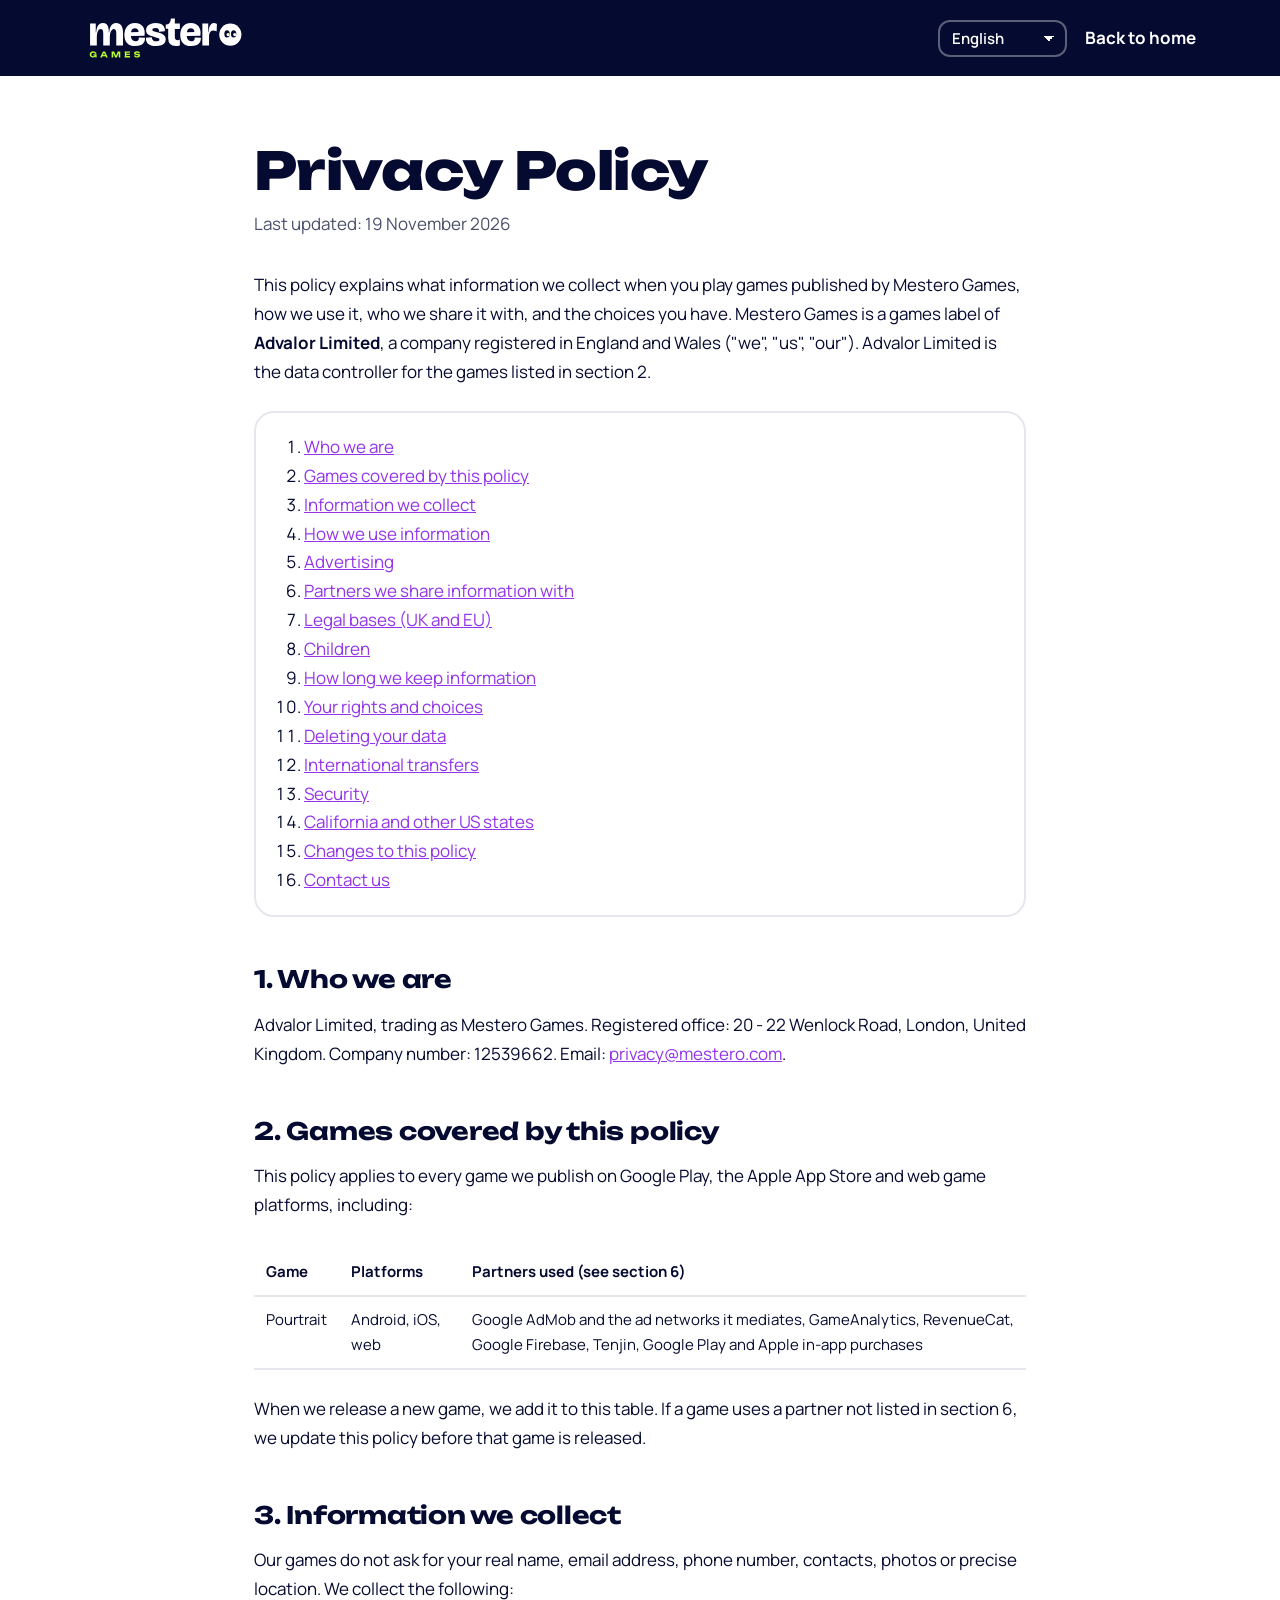
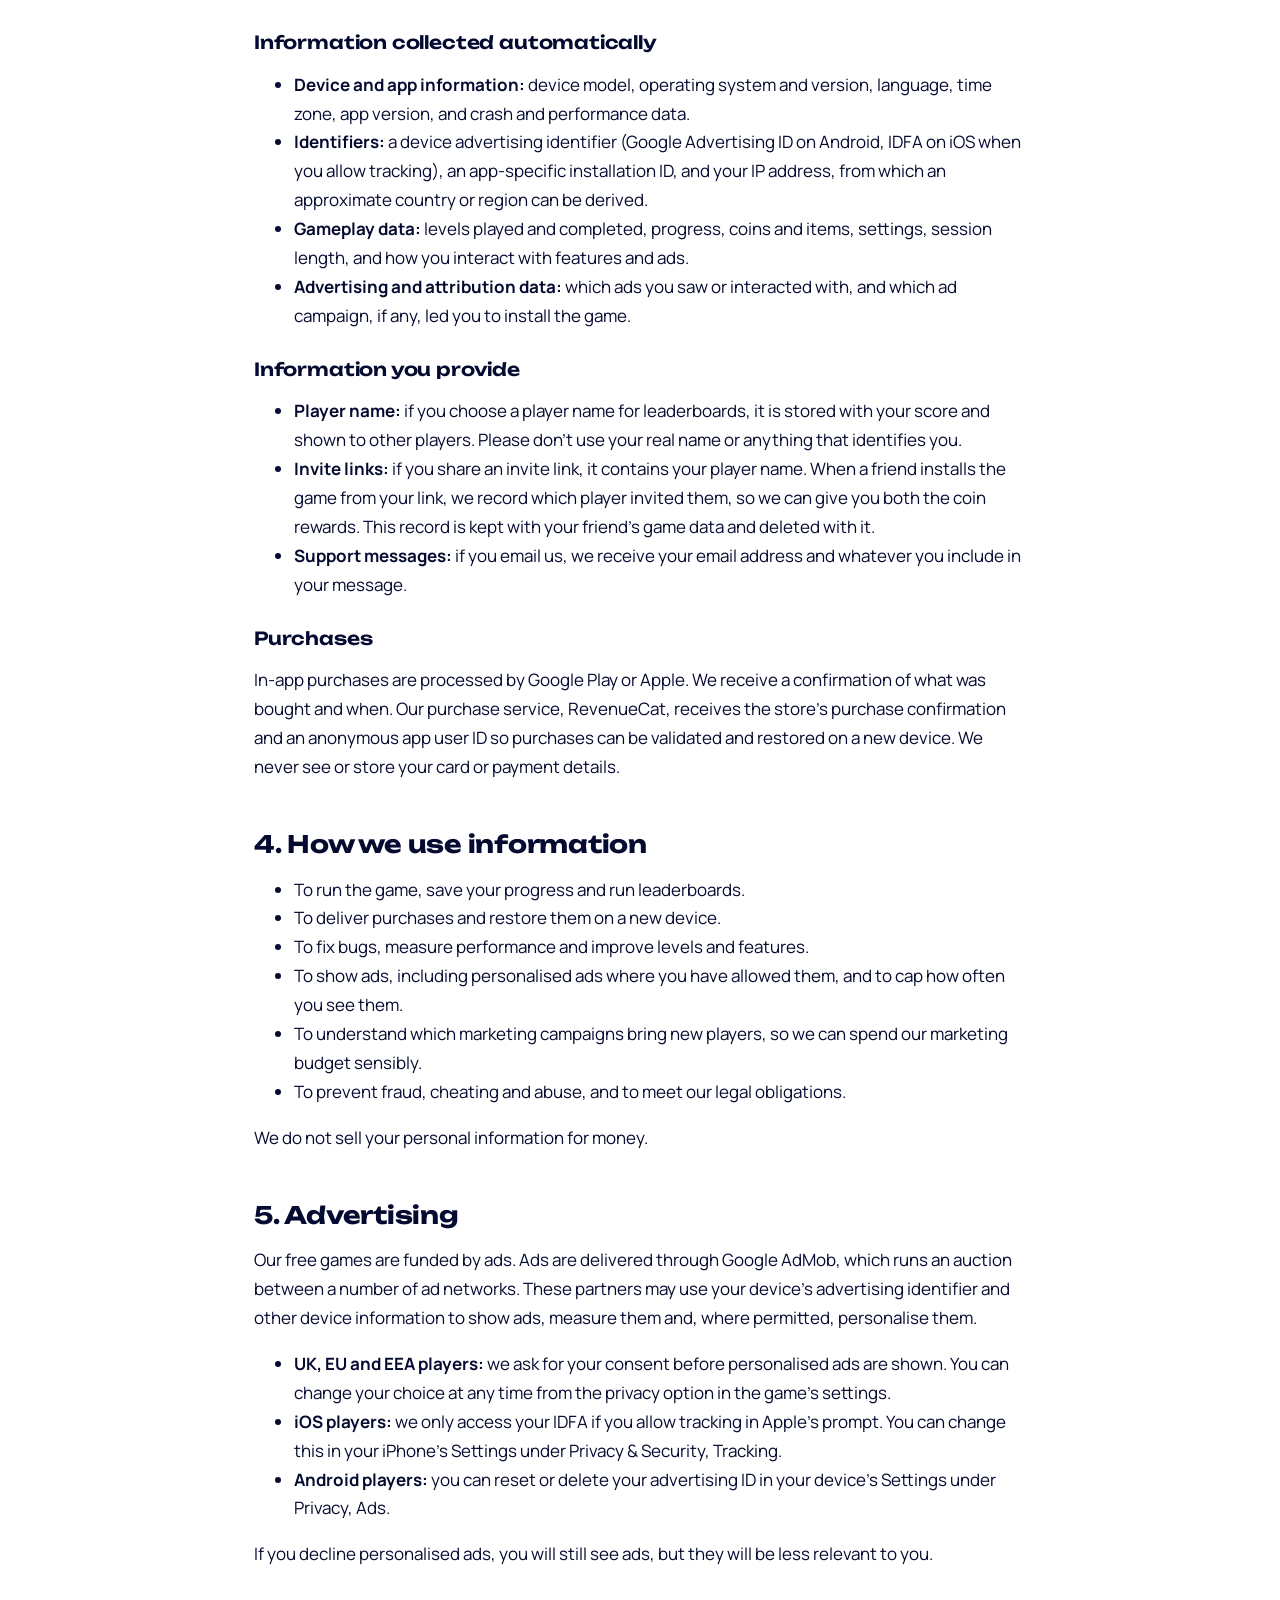
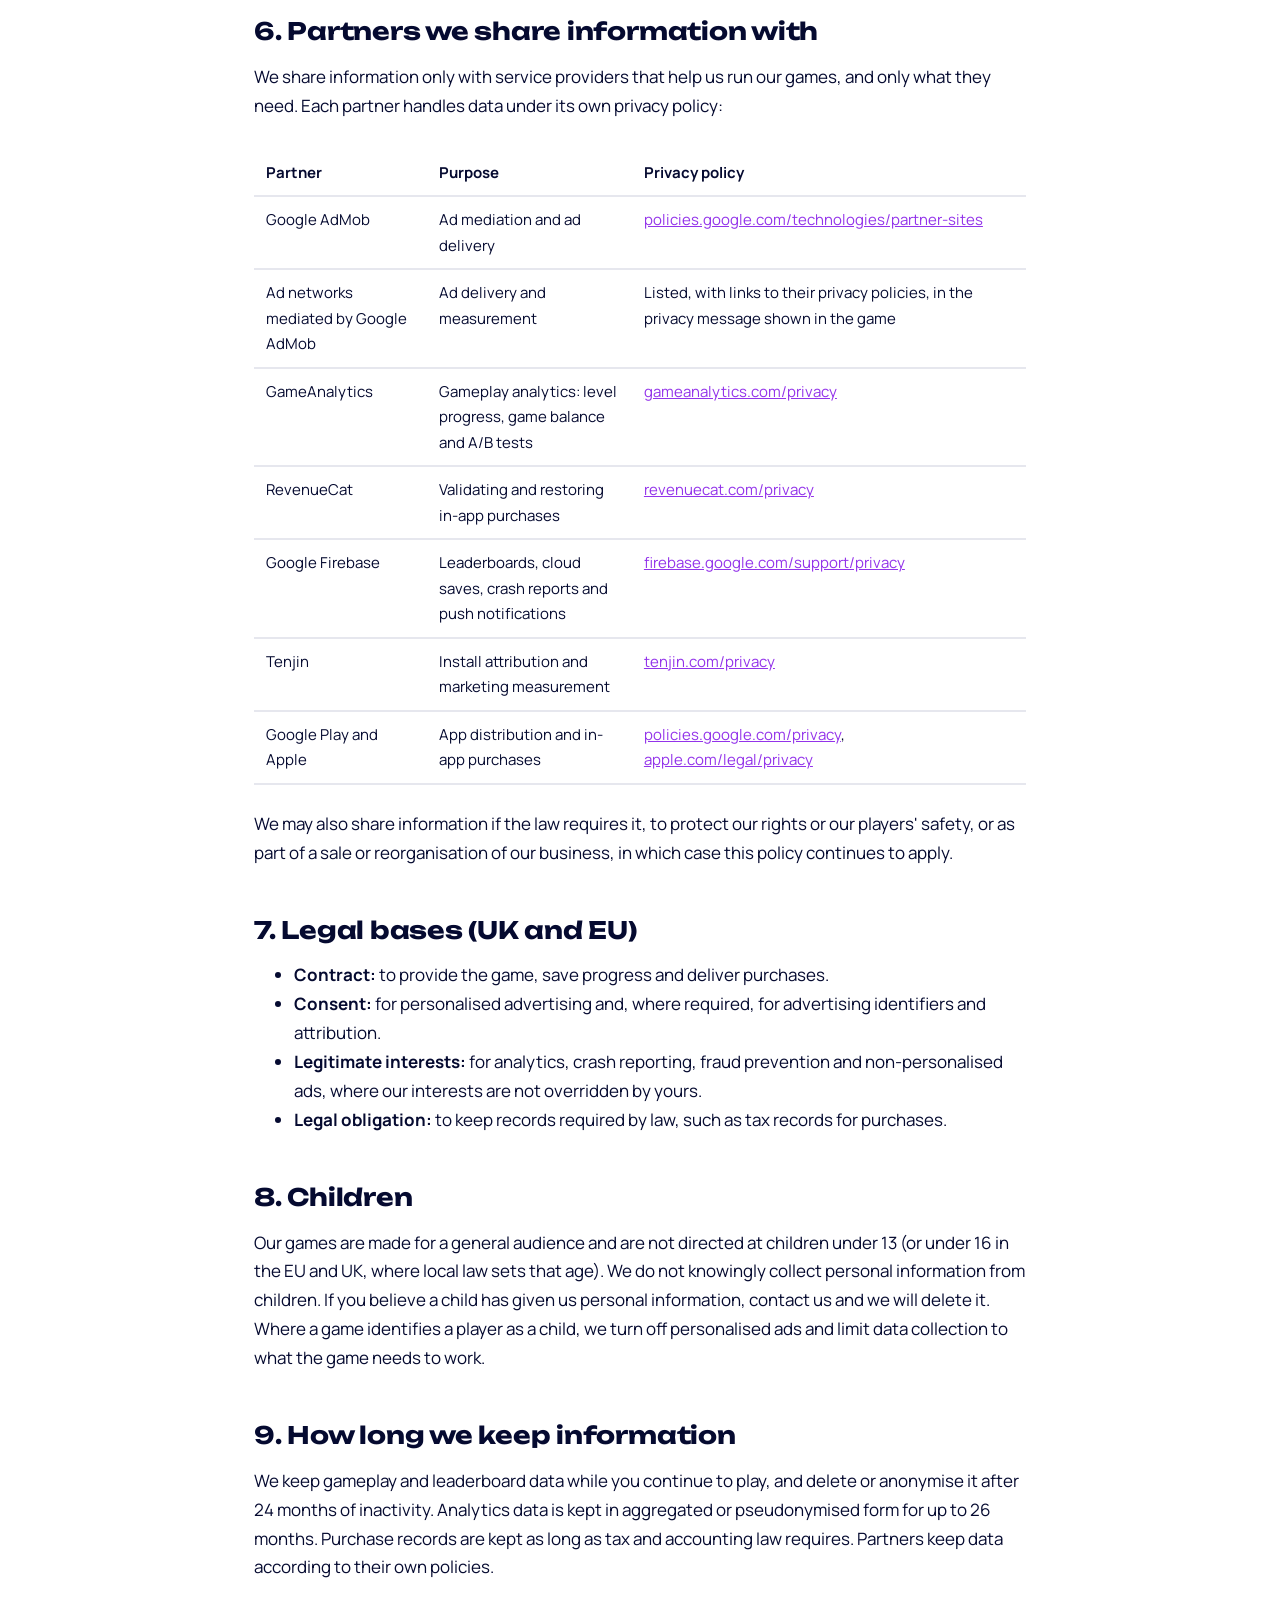
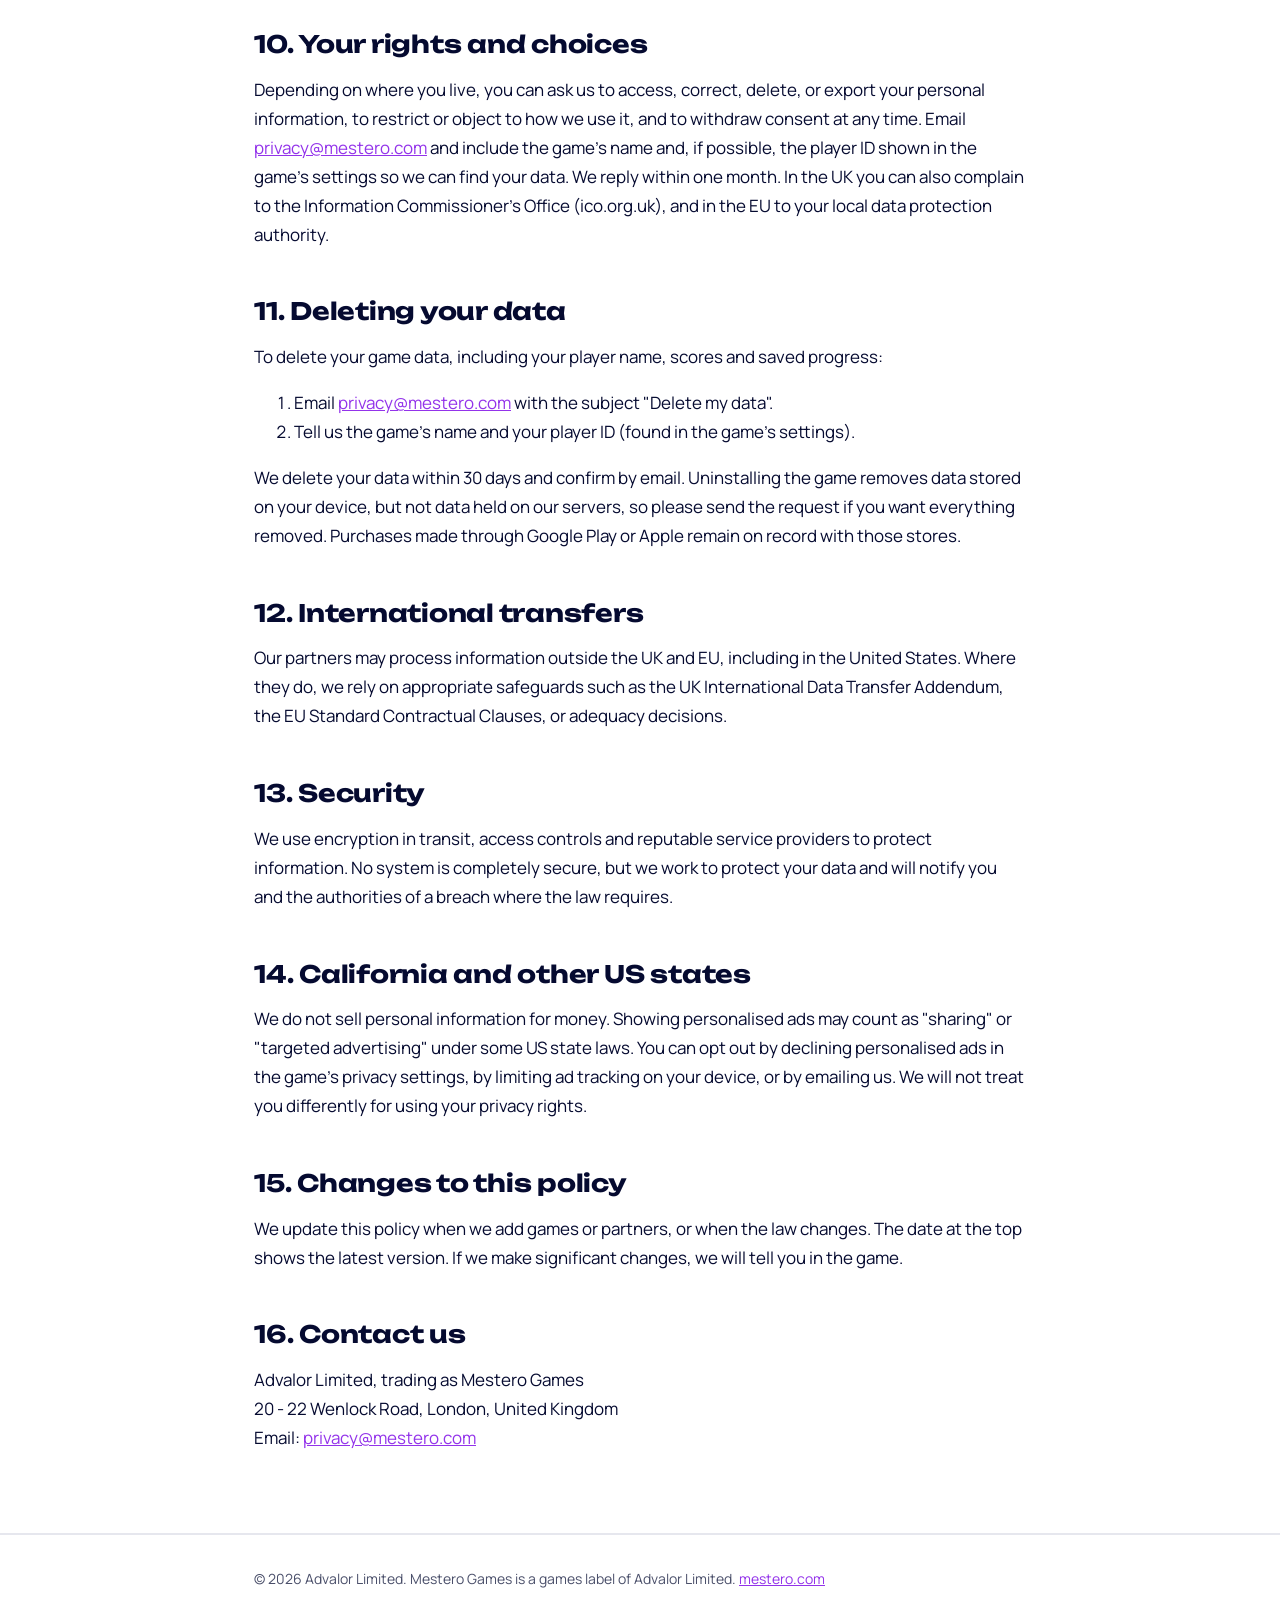
<file: privacy/index.html>
<!doctype html>
<html lang="en">
<head>
<meta charset="utf-8">
<meta name="viewport" content="width=device-width, initial-scale=1">
<title>Privacy Policy | Mestero Games</title>
<meta name="description" content="How Mestero Games and Advalor Limited collect, use and protect information in our mobile games.">
<link rel="canonical" href="https://mestero.com/privacy">
<link rel="icon" href="../assets/favicon.svg" type="image/svg+xml">
<link rel="icon" href="../assets/favicon-32.png" sizes="32x32" type="image/png">
<style>
@font-face{font-family:Unbounded;src:url(../assets/fonts/unbounded.woff2) format("woff2");font-weight:200 900;font-display:swap}
@font-face{font-family:Manrope;src:url(../assets/fonts/manrope.woff2) format("woff2");font-weight:200 800;font-display:swap}
:root{--midnight:#050A30;--plum:#9333EA;--lime:#B8FF2C;--line:#E6E7EE;--muted:#4A4F6A}
*{box-sizing:border-box}
body{margin:0;background:#FFFFFF;color:var(--midnight);font-family:Manrope,system-ui,sans-serif;font-size:17px;line-height:1.7}
a{color:var(--plum)}
.wrap{max-width:820px;margin:0 auto;padding:0 24px}
header.site-header{position:sticky;top:0;z-index:50;background:var(--midnight)}
.nav{max-width:1160px;margin:0 auto;padding:0 24px;display:flex;align-items:center;justify-content:space-between;min-height:76px;gap:16px;flex-wrap:wrap}
.nav img{height:48px;width:auto;display:block}
.nav a.home{font-weight:700;color:#FFFFFF;text-decoration:none}
.nav a.home:hover{color:var(--lime)}
html{scroll-padding-top:96px}
h1,h2,h3{font-family:Unbounded,sans-serif;letter-spacing:-.01em;line-height:1.2}
h1{font-weight:800;font-size:clamp(34px,5vw,52px);margin:64px 0 8px}
h2{font-weight:700;font-size:24px;margin:48px 0 12px}
h3{font-weight:600;font-size:18px;margin:28px 0 8px}
.meta{color:var(--muted);margin:0 0 32px}
.toc{border:2px solid var(--line);border-radius:20px;padding:20px 28px;margin:24px 0 8px}
.toc ol{margin:0;padding-left:20px}
table{width:100%;border-collapse:collapse;margin:12px 0 8px;font-size:15px}
th,td{text-align:left;vertical-align:top;padding:10px 12px;border-bottom:2px solid var(--line)}
th{font-weight:700}
.table-box{overflow-x:auto}
.note{background:#F4FFE0;border-radius:16px;padding:16px 20px;margin:16px 0}
footer{border-top:2px solid var(--line);margin-top:80px;padding:32px 0 48px;color:var(--muted);font-size:14px}
.navr{display:flex;align-items:center;gap:18px}
.lang select{font:600 15px Manrope,system-ui,sans-serif;color:#FFFFFF;background:transparent;border:2px solid rgba(255,255,255,.35);border-radius:12px;padding:6px 30px 6px 12px;appearance:none;-webkit-appearance:none;background-image:linear-gradient(45deg,transparent 50%,#fff 50%),linear-gradient(135deg,#fff 50%,transparent 50%);background-position:calc(100% - 16px) 50%,calc(100% - 11px) 50%;background-size:5px 5px;background-repeat:no-repeat;cursor:pointer}
.lang select:hover,.lang select:focus{border-color:var(--lime);outline:none}
.lang option{color:#050A30}
.sr{position:absolute;width:1px;height:1px;overflow:hidden;clip:rect(0 0 0 0);white-space:nowrap}
</style>
</head>
<body>
<header class="site-header">
<div class="nav">
<a href="../" aria-label="Mestero Games home"><img src="../assets/mestero-wordmark-peek-games-reversed.svg" alt="Mestero Games" width="150" height="42"></a>
<div class="navr"><label class="lang"><span class="sr">Language</span><select id="lang" aria-label="Language"><option value="en">English</option><option value="de">Deutsch</option><option value="fr">Français</option><option value="es">Español</option><option value="pt">Português</option><option value="it">Italiano</option><option value="nl">Nederlands</option><option value="pl">Polski</option><option value="da">Dansk</option></select></label><a class="home" id="home" href="../">Back to home</a></div>
</div>
</header>

<div class="lp" data-l="en" lang="en">
<main class="wrap">
<h1>Privacy Policy</h1>
<p class="meta">Last updated: 19 November 2026</p>

<p>This policy explains what information we collect when you play games published by Mestero Games, how we use it, who we share it with, and the choices you have. Mestero Games is a games label of <b>Advalor Limited</b>, a company registered in England and Wales ("we", "us", "our"). Advalor Limited is the data controller for the games listed in section 2.</p>

<div class="toc">
<ol>
<li><a href="#who">Who we are</a></li>
<li><a href="#games">Games covered by this policy</a></li>
<li><a href="#collect">Information we collect</a></li>
<li><a href="#use">How we use information</a></li>
<li><a href="#ads">Advertising</a></li>
<li><a href="#partners">Partners we share information with</a></li>
<li><a href="#legal">Legal bases (UK and EU)</a></li>
<li><a href="#children">Children</a></li>
<li><a href="#retention">How long we keep information</a></li>
<li><a href="#rights">Your rights and choices</a></li>
<li><a href="#delete">Deleting your data</a></li>
<li><a href="#transfers">International transfers</a></li>
<li><a href="#security">Security</a></li>
<li><a href="#us">California and other US states</a></li>
<li><a href="#changes">Changes to this policy</a></li>
<li><a href="#contact">Contact us</a></li>
</ol>
</div>

<h2 id="who">1. Who we are</h2>
<p>Advalor Limited, trading as Mestero Games. Registered office: 20 - 22 Wenlock Road, London, United Kingdom. Company number: 12539662. Email: <a href="mailto:privacy@mestero.com">privacy@mestero.com</a>.</p>

<h2 id="games">2. Games covered by this policy</h2>
<p>This policy applies to every game we publish on Google Play, the Apple App Store and web game platforms, including:</p>
<div class="table-box">
<table>
<thead><tr><th>Game</th><th>Platforms</th><th>Partners used (see section 6)</th></tr></thead>
<tbody>
<tr><td>Pourtrait</td><td>Android, iOS, web</td><td>Google AdMob and the ad networks it mediates, GameAnalytics, RevenueCat, Google Firebase, Tenjin, Google Play and Apple in-app purchases</td></tr>
</tbody>
</table>
</div>
<p>When we release a new game, we add it to this table. If a game uses a partner not listed in section 6, we update this policy before that game is released.</p>

<h2 id="collect">3. Information we collect</h2>
<p>Our games do not ask for your real name, email address, phone number, contacts, photos or precise location. We collect the following:</p>
<h3>Information collected automatically</h3>
<ul>
<li><b>Device and app information:</b> device model, operating system and version, language, time zone, app version, and crash and performance data.</li>
<li><b>Identifiers:</b> a device advertising identifier (Google Advertising ID on Android, IDFA on iOS when you allow tracking), an app-specific installation ID, and your IP address, from which an approximate country or region can be derived.</li>
<li><b>Gameplay data:</b> levels played and completed, progress, coins and items, settings, session length, and how you interact with features and ads.</li>
<li><b>Advertising and attribution data:</b> which ads you saw or interacted with, and which ad campaign, if any, led you to install the game.</li>
</ul>
<h3>Information you provide</h3>
<ul>
<li><b>Player name:</b> if you choose a player name for leaderboards, it is stored with your score and shown to other players. Please don't use your real name or anything that identifies you.</li>
<li><b>Invite links:</b> if you share an invite link, it contains your player name. When a friend installs the game from your link, we record which player invited them, so we can give you both the coin rewards. This record is kept with your friend's game data and deleted with it.</li>
<li><b>Support messages:</b> if you email us, we receive your email address and whatever you include in your message.</li>
</ul>
<h3>Purchases</h3>
<p>In-app purchases are processed by Google Play or Apple. We receive a confirmation of what was bought and when. Our purchase service, RevenueCat, receives the store's purchase confirmation and an anonymous app user ID so purchases can be validated and restored on a new device. We never see or store your card or payment details.</p>

<h2 id="use">4. How we use information</h2>
<ul>
<li>To run the game, save your progress and run leaderboards.</li>
<li>To deliver purchases and restore them on a new device.</li>
<li>To fix bugs, measure performance and improve levels and features.</li>
<li>To show ads, including personalised ads where you have allowed them, and to cap how often you see them.</li>
<li>To understand which marketing campaigns bring new players, so we can spend our marketing budget sensibly.</li>
<li>To prevent fraud, cheating and abuse, and to meet our legal obligations.</li>
</ul>
<p>We do not sell your personal information for money.</p>

<h2 id="ads">5. Advertising</h2>
<p>Our free games are funded by ads. Ads are delivered through Google AdMob, which runs an auction between a number of ad networks. These partners may use your device's advertising identifier and other device information to show ads, measure them and, where permitted, personalise them.</p>
<ul>
<li><b>UK, EU and EEA players:</b> we ask for your consent before personalised ads are shown. You can change your choice at any time from the privacy option in the game's settings.</li>
<li><b>iOS players:</b> we only access your IDFA if you allow tracking in Apple's prompt. You can change this in your iPhone's Settings under Privacy &amp; Security, Tracking.</li>
<li><b>Android players:</b> you can reset or delete your advertising ID in your device's Settings under Privacy, Ads.</li>
</ul>
<p>If you decline personalised ads, you will still see ads, but they will be less relevant to you.</p>

<h2 id="partners">6. Partners we share information with</h2>
<p>We share information only with service providers that help us run our games, and only what they need. Each partner handles data under its own privacy policy:</p>
<div class="table-box">
<table>
<thead><tr><th>Partner</th><th>Purpose</th><th>Privacy policy</th></tr></thead>
<tbody>
<tr><td>Google AdMob</td><td>Ad mediation and ad delivery</td><td><a href="https://policies.google.com/technologies/partner-sites" rel="noopener">policies.google.com/technologies/partner-sites</a></td></tr>
<tr><td>Ad networks mediated by Google AdMob</td><td>Ad delivery and measurement</td><td>Listed, with links to their privacy policies, in the privacy message shown in the game</td></tr>
<tr><td>GameAnalytics</td><td>Gameplay analytics: level progress, game balance and A/B tests</td><td><a href="https://gameanalytics.com/privacy/" rel="noopener">gameanalytics.com/privacy</a></td></tr>
<tr><td>RevenueCat</td><td>Validating and restoring in-app purchases</td><td><a href="https://www.revenuecat.com/privacy/" rel="noopener">revenuecat.com/privacy</a></td></tr>
<tr><td>Google Firebase</td><td>Leaderboards, cloud saves, crash reports and push notifications</td><td><a href="https://firebase.google.com/support/privacy" rel="noopener">firebase.google.com/support/privacy</a></td></tr>
<tr><td>Tenjin</td><td>Install attribution and marketing measurement</td><td><a href="https://www.tenjin.com/privacy/" rel="noopener">tenjin.com/privacy</a></td></tr>
<tr><td>Google Play and Apple</td><td>App distribution and in-app purchases</td><td><a href="https://policies.google.com/privacy" rel="noopener">policies.google.com/privacy</a>, <a href="https://www.apple.com/legal/privacy/" rel="noopener">apple.com/legal/privacy</a></td></tr>
</tbody>
</table>
</div>
<p>We may also share information if the law requires it, to protect our rights or our players' safety, or as part of a sale or reorganisation of our business, in which case this policy continues to apply.</p>

<h2 id="legal">7. Legal bases (UK and EU)</h2>
<ul>
<li><b>Contract:</b> to provide the game, save progress and deliver purchases.</li>
<li><b>Consent:</b> for personalised advertising and, where required, for advertising identifiers and attribution.</li>
<li><b>Legitimate interests:</b> for analytics, crash reporting, fraud prevention and non-personalised ads, where our interests are not overridden by yours.</li>
<li><b>Legal obligation:</b> to keep records required by law, such as tax records for purchases.</li>
</ul>

<h2 id="children">8. Children</h2>
<p>Our games are made for a general audience and are not directed at children under 13 (or under 16 in the EU and UK, where local law sets that age). We do not knowingly collect personal information from children. If you believe a child has given us personal information, contact us and we will delete it. Where a game identifies a player as a child, we turn off personalised ads and limit data collection to what the game needs to work.</p>

<h2 id="retention">9. How long we keep information</h2>
<p>We keep gameplay and leaderboard data while you continue to play, and delete or anonymise it after 24 months of inactivity. Analytics data is kept in aggregated or pseudonymised form for up to 26 months. Purchase records are kept as long as tax and accounting law requires. Partners keep data according to their own policies.</p>

<h2 id="rights">10. Your rights and choices</h2>
<p>Depending on where you live, you can ask us to access, correct, delete, or export your personal information, to restrict or object to how we use it, and to withdraw consent at any time. Email <a href="mailto:privacy@mestero.com">privacy@mestero.com</a> and include the game's name and, if possible, the player ID shown in the game's settings so we can find your data. We reply within one month. In the UK you can also complain to the Information Commissioner's Office (ico.org.uk), and in the EU to your local data protection authority.</p>

<h2 id="delete">11. Deleting your data</h2>
<p>To delete your game data, including your player name, scores and saved progress:</p>
<ol>
<li>Email <a href="mailto:privacy@mestero.com?subject=Delete%20my%20data">privacy@mestero.com</a> with the subject "Delete my data".</li>
<li>Tell us the game's name and your player ID (found in the game's settings).</li>
</ol>
<p>We delete your data within 30 days and confirm by email. Uninstalling the game removes data stored on your device, but not data held on our servers, so please send the request if you want everything removed. Purchases made through Google Play or Apple remain on record with those stores.</p>

<h2 id="transfers">12. International transfers</h2>
<p>Our partners may process information outside the UK and EU, including in the United States. Where they do, we rely on appropriate safeguards such as the UK International Data Transfer Addendum, the EU Standard Contractual Clauses, or adequacy decisions.</p>

<h2 id="security">13. Security</h2>
<p>We use encryption in transit, access controls and reputable service providers to protect information. No system is completely secure, but we work to protect your data and will notify you and the authorities of a breach where the law requires.</p>

<h2 id="us">14. California and other US states</h2>
<p>We do not sell personal information for money. Showing personalised ads may count as "sharing" or "targeted advertising" under some US state laws. You can opt out by declining personalised ads in the game's privacy settings, by limiting ad tracking on your device, or by emailing us. We will not treat you differently for using your privacy rights.</p>

<h2 id="changes">15. Changes to this policy</h2>
<p>We update this policy when we add games or partners, or when the law changes. The date at the top shows the latest version. If we make significant changes, we will tell you in the game.</p>

<h2 id="contact">16. Contact us</h2>
<p>Advalor Limited, trading as Mestero Games<br>20 - 22 Wenlock Road, London, United Kingdom<br>Email: <a href="mailto:privacy@mestero.com">privacy@mestero.com</a></p>
</main>
<footer>
<div class="wrap">© 2026 Advalor Limited. Mestero Games is a games label of Advalor Limited. <a href="../">mestero.com</a></div>
</footer>
</div>

<div class="lp" data-l="de" lang="de" hidden>
<main class="wrap">
<h1>Datenschutzerklärung</h1>
<p class="meta">Zuletzt aktualisiert: 19. November 2026</p>
<p class="note">Dies ist eine Übersetzung unserer englischen Datenschutzerklärung, die wir zu deiner Erleichterung bereitstellen. Weichen die beiden Fassungen voneinander ab, gilt die englische Fassung.</p>

<p>Diese Erklärung beschreibt, welche Informationen wir erheben, wenn du Spiele von Mestero Games spielst, wie wir sie nutzen, an wen wir sie weitergeben und welche Wahlmöglichkeiten du hast. Mestero Games ist ein Spielelabel der <b>Advalor Limited</b>, eines in England und Wales eingetragenen Unternehmens („wir“, „uns“, „unser“). Advalor Limited ist der Verantwortliche für die in Abschnitt 2 genannten Spiele.</p>

<div class="toc">
<ol>
<li><a href="#de-who">Wer wir sind</a></li>
<li><a href="#de-games">Spiele, für die diese Erklärung gilt</a></li>
<li><a href="#de-collect">Welche Informationen wir erheben</a></li>
<li><a href="#de-use">Wie wir Informationen nutzen</a></li>
<li><a href="#de-ads">Werbung</a></li>
<li><a href="#de-partners">Partner, an die wir Informationen weitergeben</a></li>
<li><a href="#de-legal">Rechtsgrundlagen (Vereinigtes Königreich und EU)</a></li>
<li><a href="#de-children">Kinder</a></li>
<li><a href="#de-retention">Wie lange wir Informationen speichern</a></li>
<li><a href="#de-rights">Deine Rechte und Wahlmöglichkeiten</a></li>
<li><a href="#de-delete">Deine Daten löschen</a></li>
<li><a href="#de-transfers">Internationale Übermittlungen</a></li>
<li><a href="#de-security">Sicherheit</a></li>
<li><a href="#de-us">Kalifornien und andere US-Bundesstaaten</a></li>
<li><a href="#de-changes">Änderungen dieser Erklärung</a></li>
<li><a href="#de-contact">Kontakt</a></li>
</ol>
</div>

<h2 id="de-who">1. Wer wir sind</h2>
<p>Advalor Limited, handelnd als Mestero Games. Eingetragener Sitz: 20 - 22 Wenlock Road, London, Vereinigtes Königreich. Firmennummer: 12539662. E-Mail: <a href="mailto:privacy@mestero.com">privacy@mestero.com</a>.</p>

<h2 id="de-games">2. Spiele, für die diese Erklärung gilt</h2>
<p>Diese Erklärung gilt für alle Spiele, die wir bei Google Play, im Apple App Store und auf Webspiel-Plattformen veröffentlichen, unter anderem:</p>
<div class="table-box">
<table>
<thead><tr><th>Spiel</th><th>Plattformen</th><th>Genutzte Partner (siehe Abschnitt 6)</th></tr></thead>
<tbody>
<tr><td>Pourtrait</td><td>Android, iOS, Web</td><td>Google AdMob und die darüber eingebundenen Werbenetzwerke, GameAnalytics, RevenueCat, Google Firebase, Tenjin, In-App-Käufe über Google Play und Apple</td></tr>
</tbody>
</table>
</div>
<p>Wenn wir ein neues Spiel veröffentlichen, nehmen wir es in diese Tabelle auf. Nutzt ein Spiel einen Partner, der nicht in Abschnitt 6 steht, aktualisieren wir diese Erklärung vor der Veröffentlichung.</p>

<h2 id="de-collect">3. Welche Informationen wir erheben</h2>
<p>Unsere Spiele fragen nicht nach deinem echten Namen, deiner E-Mail-Adresse, Telefonnummer, deinen Kontakten, Fotos oder deinem genauen Standort. Wir erheben Folgendes:</p>
<h3>Automatisch erhobene Informationen</h3>
<ul>
<li><b>Geräte- und App-Informationen:</b> Gerätemodell, Betriebssystem und Version, Sprache, Zeitzone, App-Version sowie Absturz- und Leistungsdaten.</li>
<li><b>Kennungen:</b> eine Werbe-ID des Geräts (Google-Werbe-ID unter Android, IDFA unter iOS, wenn du Tracking erlaubst), eine app-eigene Installations-ID und deine IP-Adresse, aus der sich ein ungefähres Land oder eine Region ableiten lässt.</li>
<li><b>Spieldaten:</b> gespielte und abgeschlossene Level, Fortschritt, Münzen und Gegenstände, Einstellungen, Sitzungsdauer und wie du Funktionen und Werbung nutzt.</li>
<li><b>Werbe- und Attributionsdaten:</b> welche Werbung du gesehen oder angetippt hast und welche Werbekampagne dich gegebenenfalls zur Installation des Spiels gebracht hat.</li>
</ul>
<h3>Informationen, die du angibst</h3>
<ul>
<li><b>Spielername:</b> Wenn du einen Spielernamen für die Ranglisten wählst, wird er mit deinem Punktestand gespeichert und anderen Spielern angezeigt. Bitte verwende nicht deinen echten Namen oder etwas, das dich identifiziert.</li>
<li><b>Einladungslinks:</b> Wenn du einen Einladungslink teilst, enthält er deinen Spielernamen. Installiert ein Freund das Spiel über deinen Link, speichern wir, welcher Spieler ihn eingeladen hat, damit wir euch beiden die Münzbelohnungen geben können. Dieser Eintrag wird mit den Spieldaten deines Freundes gespeichert und mit ihnen gelöscht.</li>
<li><b>Support-Nachrichten:</b> Wenn du uns eine E-Mail schreibst, erhalten wir deine E-Mail-Adresse und alles, was du in deine Nachricht schreibst.</li>
</ul>
<h3>Käufe</h3>
<p>In-App-Käufe werden von Google Play oder Apple abgewickelt. Wir erhalten eine Bestätigung, was wann gekauft wurde. Unser Kaufdienst RevenueCat erhält die Kaufbestätigung des Stores und eine anonyme App-Nutzer-ID, damit Käufe geprüft und auf einem neuen Gerät wiederhergestellt werden können. Wir sehen oder speichern niemals deine Karten- oder Zahlungsdaten.</p>

<h2 id="de-use">4. Wie wir Informationen nutzen</h2>
<ul>
<li>Um das Spiel zu betreiben, deinen Fortschritt zu speichern und Ranglisten zu führen.</li>
<li>Um Käufe bereitzustellen und auf einem neuen Gerät wiederherzustellen.</li>
<li>Um Fehler zu beheben, die Leistung zu messen und Level und Funktionen zu verbessern.</li>
<li>Um Werbung anzuzeigen, auch personalisierte Werbung, wenn du sie erlaubt hast, und um zu begrenzen, wie oft du sie siehst.</li>
<li>Um zu verstehen, welche Marketingkampagnen neue Spieler bringen, damit wir unser Marketingbudget sinnvoll einsetzen.</li>
<li>Um Betrug, Schummeln und Missbrauch zu verhindern und unsere gesetzlichen Pflichten zu erfüllen.</li>
</ul>
<p>Wir verkaufen deine personenbezogenen Daten nicht gegen Geld.</p>

<h2 id="de-ads">5. Werbung</h2>
<p>Unsere kostenlosen Spiele werden durch Werbung finanziert. Die Werbung wird über Google AdMob ausgeliefert, das eine Auktion zwischen mehreren Werbenetzwerken durchführt. Diese Partner können die Werbe-ID deines Geräts und andere Geräteinformationen nutzen, um Werbung anzuzeigen, zu messen und, wo erlaubt, zu personalisieren.</p>
<ul>
<li><b>Spieler im Vereinigten Königreich, in der EU und im EWR:</b> Wir bitten um deine Einwilligung, bevor personalisierte Werbung angezeigt wird. Du kannst deine Wahl jederzeit über die Datenschutzoption in den Einstellungen des Spiels ändern.</li>
<li><b>iOS-Spieler:</b> Wir greifen nur auf deine IDFA zu, wenn du Tracking in Apples Abfrage erlaubst. Du kannst das in den Einstellungen deines iPhones unter Datenschutz &amp; Sicherheit, Tracking ändern.</li>
<li><b>Android-Spieler:</b> Du kannst deine Werbe-ID in den Einstellungen deines Geräts unter Datenschutz, Werbung zurücksetzen oder löschen.</li>
</ul>
<p>Wenn du personalisierte Werbung ablehnst, siehst du weiterhin Werbung, sie ist aber weniger auf dich zugeschnitten.</p>

<h2 id="de-partners">6. Partner, an die wir Informationen weitergeben</h2>
<p>Wir geben Informationen nur an Dienstleister weiter, die uns beim Betrieb unserer Spiele helfen, und nur so viel, wie sie benötigen. Jeder Partner verarbeitet Daten nach seiner eigenen Datenschutzerklärung:</p>
<div class="table-box">
<table>
<thead><tr><th>Partner</th><th>Zweck</th><th>Datenschutzerklärung</th></tr></thead>
<tbody>
<tr><td>Google AdMob</td><td>Werbe-Mediation und Auslieferung von Werbung</td><td><a href="https://policies.google.com/technologies/partner-sites" rel="noopener">policies.google.com/technologies/partner-sites</a></td></tr>
<tr><td>Über Google AdMob eingebundene Werbenetzwerke</td><td>Auslieferung und Messung von Werbung</td><td>Mit Links zu ihren Datenschutzerklärungen in der Datenschutzmeldung im Spiel aufgeführt</td></tr>
<tr><td>GameAnalytics</td><td>Spielanalyse: Levelfortschritt, Spielbalance und A/B-Tests</td><td><a href="https://gameanalytics.com/privacy/" rel="noopener">gameanalytics.com/privacy</a></td></tr>
<tr><td>RevenueCat</td><td>Prüfung und Wiederherstellung von In-App-Käufen</td><td><a href="https://www.revenuecat.com/privacy/" rel="noopener">revenuecat.com/privacy</a></td></tr>
<tr><td>Google Firebase</td><td>Ranglisten, Cloud-Speicherstände, Absturzberichte und Push-Benachrichtigungen</td><td><a href="https://firebase.google.com/support/privacy" rel="noopener">firebase.google.com/support/privacy</a></td></tr>
<tr><td>Tenjin</td><td>Installationsattribution und Marketingmessung</td><td><a href="https://www.tenjin.com/privacy/" rel="noopener">tenjin.com/privacy</a></td></tr>
<tr><td>Google Play und Apple</td><td>App-Vertrieb und In-App-Käufe</td><td><a href="https://policies.google.com/privacy" rel="noopener">policies.google.com/privacy</a>, <a href="https://www.apple.com/legal/privacy/" rel="noopener">apple.com/legal/privacy</a></td></tr>
</tbody>
</table>
</div>
<p>Wir können Informationen auch weitergeben, wenn das Gesetz es verlangt, um unsere Rechte oder die Sicherheit unserer Spieler zu schützen oder im Rahmen eines Verkaufs oder einer Umstrukturierung unseres Unternehmens; diese Erklärung gilt dann weiter.</p>

<h2 id="de-legal">7. Rechtsgrundlagen (Vereinigtes Königreich und EU)</h2>
<ul>
<li><b>Vertrag:</b> um das Spiel bereitzustellen, den Fortschritt zu speichern und Käufe bereitzustellen.</li>
<li><b>Einwilligung:</b> für personalisierte Werbung und, wo erforderlich, für Werbe-IDs und Attribution.</li>
<li><b>Berechtigte Interessen:</b> für Analysen, Absturzberichte, Betrugsprävention und nicht personalisierte Werbung, sofern deine Interessen nicht überwiegen.</li>
<li><b>Rechtliche Verpflichtung:</b> um gesetzlich vorgeschriebene Unterlagen aufzubewahren, etwa Steuerunterlagen zu Käufen.</li>
</ul>

<h2 id="de-children">8. Kinder</h2>
<p>Unsere Spiele richten sich an ein allgemeines Publikum und nicht an Kinder unter 13 Jahren (bzw. unter 16 Jahren in der EU und im Vereinigten Königreich, wo das örtliche Recht dieses Alter festlegt). Wir erheben nicht wissentlich personenbezogene Daten von Kindern. Wenn du glaubst, dass uns ein Kind personenbezogene Daten gegeben hat, kontaktiere uns, und wir löschen sie. Wenn ein Spiel einen Spieler als Kind erkennt, schalten wir personalisierte Werbung ab und beschränken die Datenerhebung auf das, was das Spiel zum Funktionieren braucht.</p>

<h2 id="de-retention">9. Wie lange wir Informationen speichern</h2>
<p>Wir speichern Spiel- und Ranglistendaten, solange du spielst, und löschen oder anonymisieren sie nach 24 Monaten Inaktivität. Analysedaten werden zusammengefasst oder pseudonymisiert bis zu 26 Monate aufbewahrt. Kaufunterlagen werden so lange aufbewahrt, wie es das Steuer- und Bilanzrecht verlangt. Partner speichern Daten nach ihren eigenen Richtlinien.</p>

<h2 id="de-rights">10. Deine Rechte und Wahlmöglichkeiten</h2>
<p>Je nachdem, wo du wohnst, kannst du verlangen, deine personenbezogenen Daten einzusehen, zu berichtigen, zu löschen oder zu exportieren, ihre Nutzung einzuschränken oder ihr zu widersprechen, und deine Einwilligung jederzeit zu widerrufen. Schreib an <a href="mailto:privacy@mestero.com">privacy@mestero.com</a> und nenne den Namen des Spiels und, wenn möglich, die Spieler-ID aus den Einstellungen des Spiels, damit wir deine Daten finden. Wir antworten innerhalb eines Monats. Im Vereinigten Königreich kannst du dich auch beim Information Commissioner's Office (ico.org.uk) beschweren, in der EU bei deiner örtlichen Datenschutzbehörde.</p>

<h2 id="de-delete">11. Deine Daten löschen</h2>
<p>So löschst du deine Spieldaten, einschließlich Spielername, Punktestände und gespeicherten Fortschritt:</p>
<ol>
<li>Schreib eine E-Mail an <a href="mailto:privacy@mestero.com?subject=Delete%20my%20data">privacy@mestero.com</a> mit dem Betreff „Delete my data“.</li>
<li>Nenne uns den Namen des Spiels und deine Spieler-ID (in den Einstellungen des Spiels).</li>
</ol>
<p>Wir löschen deine Daten innerhalb von 30 Tagen und bestätigen es per E-Mail. Wenn du das Spiel deinstallierst, werden die Daten auf deinem Gerät gelöscht, aber nicht die Daten auf unseren Servern. Schick uns also die Anfrage, wenn alles entfernt werden soll. Käufe über Google Play oder Apple bleiben bei diesen Stores gespeichert.</p>

<h2 id="de-transfers">12. Internationale Übermittlungen</h2>
<p>Unsere Partner können Informationen außerhalb des Vereinigten Königreichs und der EU verarbeiten, auch in den USA. In diesem Fall stützen wir uns auf geeignete Garantien wie das britische International Data Transfer Addendum, die EU-Standardvertragsklauseln oder Angemessenheitsbeschlüsse.</p>

<h2 id="de-security">13. Sicherheit</h2>
<p>Wir nutzen Verschlüsselung bei der Übertragung, Zugriffskontrollen und seriöse Dienstleister, um Informationen zu schützen. Kein System ist völlig sicher, aber wir arbeiten daran, deine Daten zu schützen, und informieren dich und die Behörden über eine Datenpanne, wo das Gesetz es verlangt.</p>

<h2 id="de-us">14. Kalifornien und andere US-Bundesstaaten</h2>
<p>Wir verkaufen keine personenbezogenen Daten gegen Geld. Die Anzeige personalisierter Werbung kann nach den Gesetzen einiger US-Bundesstaaten als „Weitergabe“ oder „zielgerichtete Werbung“ gelten. Du kannst widersprechen, indem du personalisierte Werbung in den Datenschutzeinstellungen des Spiels ablehnst, Werbe-Tracking auf deinem Gerät einschränkst oder uns schreibst. Wir behandeln dich nicht anders, weil du deine Datenschutzrechte nutzt.</p>

<h2 id="de-changes">15. Änderungen dieser Erklärung</h2>
<p>Wir aktualisieren diese Erklärung, wenn wir Spiele oder Partner hinzufügen oder sich das Gesetz ändert. Das Datum oben zeigt die neueste Fassung. Bei wesentlichen Änderungen informieren wir dich im Spiel.</p>

<h2 id="de-contact">16. Kontakt</h2>
<p>Advalor Limited, handelnd als Mestero Games<br>20 - 22 Wenlock Road, London, Vereinigtes Königreich<br>E-Mail: <a href="mailto:privacy@mestero.com">privacy@mestero.com</a></p>
</main>
<footer>
<div class="wrap">© 2026 Advalor Limited. Mestero Games ist ein Spielelabel der Advalor Limited. <a href="../../">mestero.com</a></div>
</footer>
</div>

<div class="lp" data-l="fr" lang="fr" hidden>
<main class="wrap">
<h1>Politique de confidentialité</h1>
<p class="meta">Dernière mise à jour : 19 novembre 2026</p>
<p class="note">Ceci est une traduction de notre politique de confidentialité en anglais, fournie pour votre commodité. En cas de différence entre les deux versions, la version anglaise fait foi.</p>

<p>Cette politique explique quelles informations nous collectons lorsque vous jouez aux jeux publiés par Mestero Games, comment nous les utilisons, avec qui nous les partageons et quels choix vous avez. Mestero Games est un label de jeux de <b>Advalor Limited</b>, société immatriculée en Angleterre et au pays de Galles (« nous », « notre »). Advalor Limited est le responsable du traitement pour les jeux listés à la section 2.</p>

<div class="toc">
<ol>
<li><a href="#fr-who">Qui sommes-nous</a></li>
<li><a href="#fr-games">Jeux concernés par cette politique</a></li>
<li><a href="#fr-collect">Informations que nous collectons</a></li>
<li><a href="#fr-use">Comment nous utilisons les informations</a></li>
<li><a href="#fr-ads">Publicité</a></li>
<li><a href="#fr-partners">Partenaires avec qui nous partageons des informations</a></li>
<li><a href="#fr-legal">Bases légales (Royaume-Uni et UE)</a></li>
<li><a href="#fr-children">Enfants</a></li>
<li><a href="#fr-retention">Durée de conservation</a></li>
<li><a href="#fr-rights">Vos droits et vos choix</a></li>
<li><a href="#fr-delete">Supprimer vos données</a></li>
<li><a href="#fr-transfers">Transferts internationaux</a></li>
<li><a href="#fr-security">Sécurité</a></li>
<li><a href="#fr-us">Californie et autres États américains</a></li>
<li><a href="#fr-changes">Modifications de cette politique</a></li>
<li><a href="#fr-contact">Nous contacter</a></li>
</ol>
</div>

<h2 id="fr-who">1. Qui sommes-nous</h2>
<p>Advalor Limited, sous le nom commercial Mestero Games. Siège social : 20 - 22 Wenlock Road, Londres, Royaume-Uni. Numéro de société : 12539662. E-mail : <a href="mailto:privacy@mestero.com">privacy@mestero.com</a>.</p>

<h2 id="fr-games">2. Jeux concernés par cette politique</h2>
<p>Cette politique s'applique à tous les jeux que nous publions sur Google Play, l'App Store d'Apple et les plateformes de jeux web, notamment :</p>
<div class="table-box">
<table>
<thead><tr><th>Jeu</th><th>Plateformes</th><th>Partenaires utilisés (voir section 6)</th></tr></thead>
<tbody>
<tr><td>Pourtrait</td><td>Android, iOS, web</td><td>Google AdMob et les réseaux publicitaires qu'il met en concurrence, GameAnalytics, RevenueCat, Google Firebase, Tenjin, achats intégrés Google Play et Apple</td></tr>
</tbody>
</table>
</div>
<p>Lorsque nous sortons un nouveau jeu, nous l'ajoutons à ce tableau. Si un jeu utilise un partenaire qui ne figure pas à la section 6, nous mettons à jour cette politique avant sa sortie.</p>

<h2 id="fr-collect">3. Informations que nous collectons</h2>
<p>Nos jeux ne vous demandent pas votre vrai nom, votre adresse e-mail, votre numéro de téléphone, vos contacts, vos photos ni votre position précise. Nous collectons les informations suivantes :</p>
<h3>Informations collectées automatiquement</h3>
<ul>
<li><b>Informations sur l'appareil et l'application :</b> modèle de l'appareil, système d'exploitation et version, langue, fuseau horaire, version de l'application, ainsi que les données de plantage et de performance.</li>
<li><b>Identifiants :</b> un identifiant publicitaire de l'appareil (identifiant publicitaire Google sur Android, IDFA sur iOS si vous autorisez le suivi), un identifiant d'installation propre à l'application et votre adresse IP, dont on peut déduire un pays ou une région approximatifs.</li>
<li><b>Données de jeu :</b> niveaux joués et terminés, progression, pièces et objets, réglages, durée des sessions, et la façon dont vous utilisez les fonctionnalités et les publicités.</li>
<li><b>Données de publicité et d'attribution :</b> les publicités que vous avez vues ou sur lesquelles vous avez agi, et la campagne publicitaire éventuelle qui vous a amené à installer le jeu.</li>
</ul>
<h3>Informations que vous fournissez</h3>
<ul>
<li><b>Nom de joueur :</b> si vous choisissez un nom de joueur pour les classements, il est enregistré avec votre score et affiché aux autres joueurs. N'utilisez pas votre vrai nom ni rien qui permette de vous identifier.</li>
<li><b>Liens d'invitation :</b> si vous partagez un lien d'invitation, il contient votre nom de joueur. Quand un ami installe le jeu depuis votre lien, nous enregistrons quel joueur l'a invité, afin de vous offrir à tous les deux les pièces de récompense. Cette information est conservée avec les données de jeu de votre ami et supprimée avec elles.</li>
<li><b>Messages au support :</b> si vous nous écrivez, nous recevons votre adresse e-mail et tout ce que vous mettez dans votre message.</li>
</ul>
<h3>Achats</h3>
<p>Les achats intégrés sont traités par Google Play ou Apple. Nous recevons une confirmation de ce qui a été acheté et quand. Notre service d'achats, RevenueCat, reçoit la confirmation d'achat du store et un identifiant utilisateur anonyme de l'application, afin que les achats puissent être validés et restaurés sur un nouvel appareil. Nous ne voyons ni ne conservons jamais vos données de carte ou de paiement.</p>

<h2 id="fr-use">4. Comment nous utilisons les informations</h2>
<ul>
<li>Pour faire fonctionner le jeu, sauvegarder votre progression et gérer les classements.</li>
<li>Pour livrer vos achats et les restaurer sur un nouvel appareil.</li>
<li>Pour corriger les bugs, mesurer les performances et améliorer les niveaux et les fonctionnalités.</li>
<li>Pour afficher des publicités, y compris personnalisées si vous l'avez autorisé, et limiter leur fréquence.</li>
<li>Pour comprendre quelles campagnes marketing amènent de nouveaux joueurs, afin de dépenser notre budget marketing de façon raisonnable.</li>
<li>Pour prévenir la fraude, la triche et les abus, et pour respecter nos obligations légales.</li>
</ul>
<p>Nous ne vendons pas vos informations personnelles contre de l'argent.</p>

<h2 id="fr-ads">5. Publicité</h2>
<p>Nos jeux gratuits sont financés par la publicité. Les publicités sont diffusées via Google AdMob, qui organise une mise en concurrence entre plusieurs réseaux publicitaires. Ces partenaires peuvent utiliser l'identifiant publicitaire de votre appareil et d'autres informations sur l'appareil pour afficher des publicités, les mesurer et, si c'est autorisé, les personnaliser.</p>
<ul>
<li><b>Joueurs au Royaume-Uni, dans l'UE et l'EEE :</b> nous demandons votre consentement avant d'afficher des publicités personnalisées. Vous pouvez modifier votre choix à tout moment depuis l'option de confidentialité dans les réglages du jeu.</li>
<li><b>Joueurs iOS :</b> nous n'accédons à votre IDFA que si vous autorisez le suivi dans la demande d'Apple. Vous pouvez modifier ce choix dans les Réglages de votre iPhone, sous Confidentialité et sécurité, Suivi.</li>
<li><b>Joueurs Android :</b> vous pouvez réinitialiser ou supprimer votre identifiant publicitaire dans les Paramètres de votre appareil, sous Confidentialité, Annonces.</li>
</ul>
<p>Si vous refusez les publicités personnalisées, vous verrez toujours des publicités, mais elles seront moins adaptées à vos centres d'intérêt.</p>

<h2 id="fr-partners">6. Partenaires avec qui nous partageons des informations</h2>
<p>Nous ne partageons des informations qu'avec des prestataires qui nous aident à faire fonctionner nos jeux, et uniquement ce dont ils ont besoin. Chaque partenaire traite les données selon sa propre politique de confidentialité :</p>
<div class="table-box">
<table>
<thead><tr><th>Partenaire</th><th>Finalité</th><th>Politique de confidentialité</th></tr></thead>
<tbody>
<tr><td>Google AdMob</td><td>Médiation et diffusion des publicités</td><td><a href="https://policies.google.com/technologies/partner-sites" rel="noopener">policies.google.com/technologies/partner-sites</a></td></tr>
<tr><td>Réseaux publicitaires utilisés via Google AdMob</td><td>Diffusion et mesure des publicités</td><td>Listés, avec des liens vers leurs politiques de confidentialité, dans le message de confidentialité affiché dans le jeu</td></tr>
<tr><td>GameAnalytics</td><td>Analyse du jeu : progression dans les niveaux, équilibrage et tests A/B</td><td><a href="https://gameanalytics.com/privacy/" rel="noopener">gameanalytics.com/privacy</a></td></tr>
<tr><td>RevenueCat</td><td>Validation et restauration des achats intégrés</td><td><a href="https://www.revenuecat.com/privacy/" rel="noopener">revenuecat.com/privacy</a></td></tr>
<tr><td>Google Firebase</td><td>Classements, sauvegardes dans le cloud, rapports de plantage et notifications</td><td><a href="https://firebase.google.com/support/privacy" rel="noopener">firebase.google.com/support/privacy</a></td></tr>
<tr><td>Tenjin</td><td>Attribution des installations et mesure marketing</td><td><a href="https://www.tenjin.com/privacy/" rel="noopener">tenjin.com/privacy</a></td></tr>
<tr><td>Google Play et Apple</td><td>Distribution de l'application et achats intégrés</td><td><a href="https://policies.google.com/privacy" rel="noopener">policies.google.com/privacy</a>, <a href="https://www.apple.com/legal/privacy/" rel="noopener">apple.com/legal/privacy</a></td></tr>
</tbody>
</table>
</div>
<p>Nous pouvons aussi partager des informations si la loi l'exige, pour protéger nos droits ou la sécurité de nos joueurs, ou dans le cadre d'une vente ou d'une réorganisation de notre activité, auquel cas cette politique continue de s'appliquer.</p>

<h2 id="fr-legal">7. Bases légales (Royaume-Uni et UE)</h2>
<ul>
<li><b>Contrat :</b> pour fournir le jeu, sauvegarder la progression et livrer les achats.</li>
<li><b>Consentement :</b> pour la publicité personnalisée et, lorsque c'est requis, pour les identifiants publicitaires et l'attribution.</li>
<li><b>Intérêts légitimes :</b> pour l'analyse, les rapports de plantage, la prévention de la fraude et les publicités non personnalisées, lorsque vos intérêts ne prévalent pas sur les nôtres.</li>
<li><b>Obligation légale :</b> pour conserver les documents exigés par la loi, comme les justificatifs fiscaux des achats.</li>
</ul>

<h2 id="fr-children">8. Enfants</h2>
<p>Nos jeux s'adressent à un public général et ne sont pas destinés aux enfants de moins de 13 ans (ou de moins de 16 ans dans l'UE et au Royaume-Uni, lorsque la loi locale fixe cet âge). Nous ne collectons pas sciemment d'informations personnelles auprès d'enfants. Si vous pensez qu'un enfant nous a fourni des informations personnelles, contactez-nous et nous les supprimerons. Lorsqu'un jeu identifie un joueur comme enfant, nous désactivons les publicités personnalisées et limitons la collecte de données à ce dont le jeu a besoin pour fonctionner.</p>

<h2 id="fr-retention">9. Durée de conservation</h2>
<p>Nous conservons les données de jeu et de classement tant que vous jouez, et les supprimons ou les anonymisons après 24 mois d'inactivité. Les données d'analyse sont conservées sous forme agrégée ou pseudonymisée pendant 26 mois au maximum. Les justificatifs d'achat sont conservés aussi longtemps que l'exige le droit fiscal et comptable. Les partenaires conservent les données selon leurs propres politiques.</p>

<h2 id="fr-rights">10. Vos droits et vos choix</h2>
<p>Selon votre lieu de résidence, vous pouvez nous demander d'accéder à vos informations personnelles, de les corriger, de les supprimer ou de les exporter, de limiter leur utilisation ou de vous y opposer, et de retirer votre consentement à tout moment. Écrivez à <a href="mailto:privacy@mestero.com">privacy@mestero.com</a> en indiquant le nom du jeu et, si possible, l'identifiant joueur affiché dans les réglages du jeu, pour que nous puissions retrouver vos données. Nous répondons sous un mois. Au Royaume-Uni, vous pouvez aussi déposer une plainte auprès de l'Information Commissioner's Office (ico.org.uk), et dans l'UE auprès de votre autorité locale de protection des données.</p>

<h2 id="fr-delete">11. Supprimer vos données</h2>
<p>Pour supprimer vos données de jeu, y compris votre nom de joueur, vos scores et votre progression sauvegardée :</p>
<ol>
<li>Écrivez à <a href="mailto:privacy@mestero.com?subject=Delete%20my%20data">privacy@mestero.com</a> avec l'objet « Delete my data ».</li>
<li>Indiquez-nous le nom du jeu et votre identifiant joueur (dans les réglages du jeu).</li>
</ol>
<p>Nous supprimons vos données sous 30 jours et vous le confirmons par e-mail. Désinstaller le jeu efface les données stockées sur votre appareil, mais pas celles conservées sur nos serveurs : envoyez donc la demande si vous voulez tout supprimer. Les achats effectués via Google Play ou Apple restent enregistrés auprès de ces stores.</p>

<h2 id="fr-transfers">12. Transferts internationaux</h2>
<p>Nos partenaires peuvent traiter des informations en dehors du Royaume-Uni et de l'UE, notamment aux États-Unis. Dans ce cas, nous nous appuyons sur des garanties appropriées comme l'avenant britannique sur les transferts internationaux de données, les clauses contractuelles types de l'UE ou des décisions d'adéquation.</p>

<h2 id="fr-security">13. Sécurité</h2>
<p>Nous utilisons le chiffrement des données en transit, des contrôles d'accès et des prestataires reconnus pour protéger les informations. Aucun système n'est totalement sûr, mais nous travaillons à protéger vos données et, si la loi l'exige, nous vous informerons, ainsi que les autorités, en cas de violation.</p>

<h2 id="fr-us">14. Californie et autres États américains</h2>
<p>Nous ne vendons pas d'informations personnelles contre de l'argent. Afficher des publicités personnalisées peut être considéré comme du « partage » ou de la « publicité ciblée » selon certaines lois d'États américains. Vous pouvez vous y opposer en refusant les publicités personnalisées dans les réglages de confidentialité du jeu, en limitant le suivi publicitaire sur votre appareil ou en nous écrivant. Exercer vos droits ne changera pas la façon dont nous vous traitons.</p>

<h2 id="fr-changes">15. Modifications de cette politique</h2>
<p>Nous mettons à jour cette politique lorsque nous ajoutons des jeux ou des partenaires, ou lorsque la loi change. La date en haut de la page indique la dernière version. En cas de changement important, nous vous en informerons dans le jeu.</p>

<h2 id="fr-contact">16. Nous contacter</h2>
<p>Advalor Limited, sous le nom commercial Mestero Games<br>20 - 22 Wenlock Road, Londres, Royaume-Uni<br>E-mail : <a href="mailto:privacy@mestero.com">privacy@mestero.com</a></p>
</main>
<footer>
<div class="wrap">© 2026 Advalor Limited. Mestero Games est un label de jeux d'Advalor Limited. <a href="../../">mestero.com</a></div>
</footer>
</div>

<div class="lp" data-l="es" lang="es" hidden>
<main class="wrap">
<h1>Política de privacidad</h1>
<p class="meta">Última actualización: 19 de noviembre de 2026</p>
<p class="note">Esta es una traducción de nuestra política de privacidad en inglés, ofrecida para tu comodidad. Si las dos versiones difieren, prevalece la versión en inglés.</p>

<p>Esta política explica qué información recogemos cuando juegas a juegos publicados por Mestero Games, cómo la usamos, con quién la compartimos y qué opciones tienes. Mestero Games es un sello de juegos de <b>Advalor Limited</b>, una empresa registrada en Inglaterra y Gales («nosotros», «nuestro»). Advalor Limited es el responsable del tratamiento de los juegos que aparecen en la sección 2.</p>

<div class="toc">
<ol>
<li><a href="#es-who">Quiénes somos</a></li>
<li><a href="#es-games">Juegos a los que se aplica esta política</a></li>
<li><a href="#es-collect">Información que recogemos</a></li>
<li><a href="#es-use">Cómo usamos la información</a></li>
<li><a href="#es-ads">Publicidad</a></li>
<li><a href="#es-partners">Socios con los que compartimos información</a></li>
<li><a href="#es-legal">Bases legales (Reino Unido y UE)</a></li>
<li><a href="#es-children">Menores</a></li>
<li><a href="#es-retention">Cuánto tiempo guardamos la información</a></li>
<li><a href="#es-rights">Tus derechos y opciones</a></li>
<li><a href="#es-delete">Eliminar tus datos</a></li>
<li><a href="#es-transfers">Transferencias internacionales</a></li>
<li><a href="#es-security">Seguridad</a></li>
<li><a href="#es-us">California y otros estados de EE. UU.</a></li>
<li><a href="#es-changes">Cambios en esta política</a></li>
<li><a href="#es-contact">Contacto</a></li>
</ol>
</div>

<h2 id="es-who">1. Quiénes somos</h2>
<p>Advalor Limited, con el nombre comercial Mestero Games. Domicilio social: 20 - 22 Wenlock Road, Londres, Reino Unido. Número de empresa: 12539662. Correo: <a href="mailto:privacy@mestero.com">privacy@mestero.com</a>.</p>

<h2 id="es-games">2. Juegos a los que se aplica esta política</h2>
<p>Esta política se aplica a todos los juegos que publicamos en Google Play, el App Store de Apple y plataformas de juegos web, entre ellos:</p>
<div class="table-box">
<table>
<thead><tr><th>Juego</th><th>Plataformas</th><th>Socios utilizados (ver sección 6)</th></tr></thead>
<tbody>
<tr><td>Pourtrait</td><td>Android, iOS, web</td><td>Google AdMob y las redes publicitarias que gestiona, GameAnalytics, RevenueCat, Google Firebase, Tenjin, compras dentro de la app de Google Play y Apple</td></tr>
</tbody>
</table>
</div>
<p>Cuando lanzamos un juego nuevo, lo añadimos a esta tabla. Si un juego usa un socio que no aparece en la sección 6, actualizamos esta política antes de lanzarlo.</p>

<h2 id="es-collect">3. Información que recogemos</h2>
<p>Nuestros juegos no te piden tu nombre real, correo electrónico, número de teléfono, contactos, fotos ni ubicación precisa. Recogemos lo siguiente:</p>
<h3>Información que se recoge automáticamente</h3>
<ul>
<li><b>Información del dispositivo y de la app:</b> modelo del dispositivo, sistema operativo y versión, idioma, zona horaria, versión de la app y datos de fallos y rendimiento.</li>
<li><b>Identificadores:</b> un identificador publicitario del dispositivo (ID de publicidad de Google en Android, IDFA en iOS si permites el seguimiento), un ID de instalación propio de la app y tu dirección IP, de la que se puede deducir un país o región aproximados.</li>
<li><b>Datos de juego:</b> niveles jugados y completados, progreso, monedas y objetos, ajustes, duración de las sesiones y cómo usas las funciones y los anuncios.</li>
<li><b>Datos de publicidad y atribución:</b> qué anuncios has visto o tocado y, en su caso, qué campaña publicitaria te llevó a instalar el juego.</li>
</ul>
<h3>Información que nos das</h3>
<ul>
<li><b>Nombre de jugador:</b> si eliges un nombre de jugador para las clasificaciones, se guarda con tu puntuación y se muestra a otros jugadores. No uses tu nombre real ni nada que te identifique.</li>
<li><b>Enlaces de invitación:</b> si compartes un enlace de invitación, incluye tu nombre de jugador. Cuando un amigo instala el juego desde tu enlace, registramos qué jugador lo invitó, para daros a los dos las monedas de recompensa. Este registro se guarda con los datos de juego de tu amigo y se borra con ellos.</li>
<li><b>Mensajes al soporte:</b> si nos escribes, recibimos tu correo electrónico y lo que incluyas en tu mensaje.</li>
</ul>
<h3>Compras</h3>
<p>Las compras dentro de la app las procesan Google Play o Apple. Recibimos una confirmación de qué se compró y cuándo. Nuestro servicio de compras, RevenueCat, recibe la confirmación de compra de la tienda y un ID de usuario anónimo de la app para validar las compras y restaurarlas en un dispositivo nuevo. Nunca vemos ni guardamos los datos de tu tarjeta ni de tu pago.</p>

<h2 id="es-use">4. Cómo usamos la información</h2>
<ul>
<li>Para que el juego funcione, guardar tu progreso y gestionar las clasificaciones.</li>
<li>Para entregar las compras y restaurarlas en un dispositivo nuevo.</li>
<li>Para corregir errores, medir el rendimiento y mejorar niveles y funciones.</li>
<li>Para mostrar anuncios, incluidos anuncios personalizados si los has permitido, y limitar cuántas veces los ves.</li>
<li>Para entender qué campañas de marketing traen jugadores nuevos y gastar nuestro presupuesto de marketing con sensatez.</li>
<li>Para prevenir el fraude, las trampas y los abusos, y cumplir nuestras obligaciones legales.</li>
</ul>
<p>No vendemos tu información personal a cambio de dinero.</p>

<h2 id="es-ads">5. Publicidad</h2>
<p>Nuestros juegos gratuitos se financian con anuncios. Los anuncios se sirven a través de Google AdMob, que organiza una subasta entre varias redes publicitarias. Estos socios pueden usar el identificador publicitario de tu dispositivo y otra información del dispositivo para mostrar anuncios, medirlos y, cuando esté permitido, personalizarlos.</p>
<ul>
<li><b>Jugadores del Reino Unido, la UE y el EEE:</b> te pedimos tu consentimiento antes de mostrar anuncios personalizados. Puedes cambiar tu elección en cualquier momento desde la opción de privacidad en los ajustes del juego.</li>
<li><b>Jugadores de iOS:</b> solo accedemos a tu IDFA si permites el seguimiento en el aviso de Apple. Puedes cambiarlo en los Ajustes de tu iPhone, en Privacidad y seguridad, Rastreo.</li>
<li><b>Jugadores de Android:</b> puedes restablecer o eliminar tu ID de publicidad en los Ajustes del dispositivo, en Privacidad, Anuncios.</li>
</ul>
<p>Si rechazas los anuncios personalizados, seguirás viendo anuncios, pero serán menos relevantes para ti.</p>

<h2 id="es-partners">6. Socios con los que compartimos información</h2>
<p>Solo compartimos información con proveedores que nos ayudan a gestionar nuestros juegos, y solo lo que necesitan. Cada socio trata los datos según su propia política de privacidad:</p>
<div class="table-box">
<table>
<thead><tr><th>Socio</th><th>Finalidad</th><th>Política de privacidad</th></tr></thead>
<tbody>
<tr><td>Google AdMob</td><td>Mediación y entrega de anuncios</td><td><a href="https://policies.google.com/technologies/partner-sites" rel="noopener">policies.google.com/technologies/partner-sites</a></td></tr>
<tr><td>Redes publicitarias gestionadas a través de Google AdMob</td><td>Entrega y medición de anuncios</td><td>Aparecen, con enlaces a sus políticas de privacidad, en el mensaje de privacidad que se muestra en el juego</td></tr>
<tr><td>GameAnalytics</td><td>Análisis del juego: progreso en los niveles, equilibrio del juego y pruebas A/B</td><td><a href="https://gameanalytics.com/privacy/" rel="noopener">gameanalytics.com/privacy</a></td></tr>
<tr><td>RevenueCat</td><td>Validación y restauración de compras dentro de la app</td><td><a href="https://www.revenuecat.com/privacy/" rel="noopener">revenuecat.com/privacy</a></td></tr>
<tr><td>Google Firebase</td><td>Clasificaciones, partidas guardadas en la nube, informes de fallos y notificaciones</td><td><a href="https://firebase.google.com/support/privacy" rel="noopener">firebase.google.com/support/privacy</a></td></tr>
<tr><td>Tenjin</td><td>Atribución de instalaciones y medición de marketing</td><td><a href="https://www.tenjin.com/privacy/" rel="noopener">tenjin.com/privacy</a></td></tr>
<tr><td>Google Play y Apple</td><td>Distribución de la app y compras dentro de la app</td><td><a href="https://policies.google.com/privacy" rel="noopener">policies.google.com/privacy</a>, <a href="https://www.apple.com/legal/privacy/" rel="noopener">apple.com/legal/privacy</a></td></tr>
</tbody>
</table>
</div>
<p>También podemos compartir información si la ley lo exige, para proteger nuestros derechos o la seguridad de nuestros jugadores, o como parte de una venta o reorganización de nuestra empresa, en cuyo caso esta política sigue aplicándose.</p>

<h2 id="es-legal">7. Bases legales (Reino Unido y UE)</h2>
<ul>
<li><b>Contrato:</b> para ofrecer el juego, guardar el progreso y entregar las compras.</li>
<li><b>Consentimiento:</b> para la publicidad personalizada y, cuando sea necesario, para los identificadores publicitarios y la atribución.</li>
<li><b>Interés legítimo:</b> para análisis, informes de fallos, prevención del fraude y anuncios no personalizados, cuando tus intereses no prevalezcan sobre los nuestros.</li>
<li><b>Obligación legal:</b> para conservar los registros que exige la ley, como los registros fiscales de las compras.</li>
</ul>

<h2 id="es-children">8. Menores</h2>
<p>Nuestros juegos están hechos para todos los públicos y no van dirigidos a menores de 13 años (o de 16 en la UE y el Reino Unido, donde la ley local fija esa edad). No recogemos a sabiendas información personal de menores. Si crees que un menor nos ha dado información personal, contáctanos y la eliminaremos. Cuando un juego identifica a un jugador como menor, desactivamos los anuncios personalizados y limitamos la recogida de datos a lo que el juego necesita para funcionar.</p>

<h2 id="es-retention">9. Cuánto tiempo guardamos la información</h2>
<p>Guardamos los datos de juego y de clasificación mientras sigas jugando, y los eliminamos o anonimizamos tras 24 meses de inactividad. Los datos de análisis se guardan de forma agregada o seudonimizada durante un máximo de 26 meses. Los registros de compras se guardan el tiempo que exige la normativa fiscal y contable. Los socios guardan los datos según sus propias políticas.</p>

<h2 id="es-rights">10. Tus derechos y opciones</h2>
<p>Según dónde vivas, puedes pedirnos acceder a tu información personal, corregirla, eliminarla o exportarla, limitar su uso u oponerte a él, y retirar tu consentimiento en cualquier momento. Escribe a <a href="mailto:privacy@mestero.com">privacy@mestero.com</a> e indica el nombre del juego y, si puedes, el ID de jugador que aparece en los ajustes del juego, para que podamos encontrar tus datos. Respondemos en un plazo de un mes. En el Reino Unido también puedes reclamar ante la Information Commissioner's Office (ico.org.uk), y en la UE ante tu autoridad local de protección de datos.</p>

<h2 id="es-delete">11. Eliminar tus datos</h2>
<p>Para eliminar tus datos de juego, incluidos tu nombre de jugador, tus puntuaciones y tu progreso guardado:</p>
<ol>
<li>Escribe a <a href="mailto:privacy@mestero.com?subject=Delete%20my%20data">privacy@mestero.com</a> con el asunto «Delete my data».</li>
<li>Indícanos el nombre del juego y tu ID de jugador (en los ajustes del juego).</li>
</ol>
<p>Eliminamos tus datos en un plazo de 30 días y te lo confirmamos por correo. Desinstalar el juego borra los datos guardados en tu dispositivo, pero no los que tenemos en nuestros servidores, así que envía la solicitud si quieres que se borre todo. Las compras hechas a través de Google Play o Apple siguen registradas en esas tiendas.</p>

<h2 id="es-transfers">12. Transferencias internacionales</h2>
<p>Nuestros socios pueden tratar información fuera del Reino Unido y la UE, incluido Estados Unidos. En ese caso, nos basamos en garantías adecuadas como el Anexo de Transferencia Internacional de Datos del Reino Unido, las Cláusulas Contractuales Tipo de la UE o decisiones de adecuación.</p>

<h2 id="es-security">13. Seguridad</h2>
<p>Usamos cifrado en tránsito, controles de acceso y proveedores de confianza para proteger la información. Ningún sistema es totalmente seguro, pero trabajamos para proteger tus datos y, cuando la ley lo exija, te avisaremos a ti y a las autoridades de cualquier brecha.</p>

<h2 id="es-us">14. California y otros estados de EE. UU.</h2>
<p>No vendemos información personal a cambio de dinero. Mostrar anuncios personalizados puede considerarse «compartir» o «publicidad dirigida» según algunas leyes estatales de EE. UU. Puedes oponerte rechazando los anuncios personalizados en los ajustes de privacidad del juego, limitando el seguimiento publicitario en tu dispositivo o escribiéndonos. No te trataremos de forma distinta por ejercer tus derechos de privacidad.</p>

<h2 id="es-changes">15. Cambios en esta política</h2>
<p>Actualizamos esta política cuando añadimos juegos o socios, o cuando cambia la ley. La fecha de arriba indica la versión más reciente. Si hacemos cambios importantes, te lo diremos en el juego.</p>

<h2 id="es-contact">16. Contacto</h2>
<p>Advalor Limited, con el nombre comercial Mestero Games<br>20 - 22 Wenlock Road, Londres, Reino Unido<br>Correo: <a href="mailto:privacy@mestero.com">privacy@mestero.com</a></p>
</main>
<footer>
<div class="wrap">© 2026 Advalor Limited. Mestero Games es un sello de juegos de Advalor Limited. <a href="../../">mestero.com</a></div>
</footer>
</div>

<div class="lp" data-l="pt" lang="pt" hidden>
<main class="wrap">
<h1>Política de privacidade</h1>
<p class="meta">Última atualização: 19 de novembro de 2026</p>
<p class="note">Esta é uma tradução da nossa política de privacidade em inglês, disponibilizada para sua conveniência. Se as duas versões forem diferentes, prevalece a versão em inglês.</p>

<p>Esta política explica que informações recolhemos quando joga jogos publicados pela Mestero Games, como as usamos, com quem as partilhamos e que escolhas tem. A Mestero Games é uma marca de jogos da <b>Advalor Limited</b>, uma empresa registada em Inglaterra e no País de Gales («nós», «nosso»). A Advalor Limited é a responsável pelo tratamento dos dados dos jogos indicados na secção 2.</p>

<div class="toc">
<ol>
<li><a href="#pt-who">Quem somos</a></li>
<li><a href="#pt-games">Jogos abrangidos por esta política</a></li>
<li><a href="#pt-collect">Informações que recolhemos</a></li>
<li><a href="#pt-use">Como usamos as informações</a></li>
<li><a href="#pt-ads">Publicidade</a></li>
<li><a href="#pt-partners">Parceiros com quem partilhamos informações</a></li>
<li><a href="#pt-legal">Bases legais (Reino Unido e UE)</a></li>
<li><a href="#pt-children">Crianças</a></li>
<li><a href="#pt-retention">Durante quanto tempo guardamos as informações</a></li>
<li><a href="#pt-rights">Os seus direitos e escolhas</a></li>
<li><a href="#pt-delete">Eliminar os seus dados</a></li>
<li><a href="#pt-transfers">Transferências internacionais</a></li>
<li><a href="#pt-security">Segurança</a></li>
<li><a href="#pt-us">Califórnia e outros estados dos EUA</a></li>
<li><a href="#pt-changes">Alterações a esta política</a></li>
<li><a href="#pt-contact">Contacte-nos</a></li>
</ol>
</div>

<h2 id="pt-who">1. Quem somos</h2>
<p>Advalor Limited, com o nome comercial Mestero Games. Sede: 20 - 22 Wenlock Road, Londres, Reino Unido. Número de empresa: 12539662. E-mail: <a href="mailto:privacy@mestero.com">privacy@mestero.com</a>.</p>

<h2 id="pt-games">2. Jogos abrangidos por esta política</h2>
<p>Esta política aplica-se a todos os jogos que publicamos no Google Play, na App Store da Apple e em plataformas de jogos web, incluindo:</p>
<div class="table-box">
<table>
<thead><tr><th>Jogo</th><th>Plataformas</th><th>Parceiros usados (ver secção 6)</th></tr></thead>
<tbody>
<tr><td>Pourtrait</td><td>Android, iOS, web</td><td>Google AdMob e as redes de publicidade que gere, GameAnalytics, RevenueCat, Google Firebase, Tenjin, compras na app do Google Play e da Apple</td></tr>
</tbody>
</table>
</div>
<p>Quando lançamos um jogo novo, adicionamo-lo a esta tabela. Se um jogo usar um parceiro que não esteja na secção 6, atualizamos esta política antes do lançamento.</p>

<h2 id="pt-collect">3. Informações que recolhemos</h2>
<p>Os nossos jogos não pedem o seu nome verdadeiro, e-mail, número de telefone, contactos, fotos nem localização precisa. Recolhemos o seguinte:</p>
<h3>Informações recolhidas automaticamente</h3>
<ul>
<li><b>Informações do dispositivo e da app:</b> modelo do dispositivo, sistema operativo e versão, idioma, fuso horário, versão da app e dados de falhas e desempenho.</li>
<li><b>Identificadores:</b> um identificador de publicidade do dispositivo (ID de publicidade da Google no Android, IDFA no iOS se permitir o rastreio), um ID de instalação próprio da app e o seu endereço IP, a partir do qual se pode deduzir um país ou região aproximados.</li>
<li><b>Dados de jogo:</b> níveis jogados e concluídos, progresso, moedas e itens, definições, duração das sessões e como interage com funcionalidades e anúncios.</li>
<li><b>Dados de publicidade e atribuição:</b> que anúncios viu ou em que tocou e, se for o caso, que campanha publicitária o levou a instalar o jogo.</li>
</ul>
<h3>Informações que nos fornece</h3>
<ul>
<li><b>Nome de jogador:</b> se escolher um nome de jogador para as classificações, ele é guardado com a sua pontuação e mostrado a outros jogadores. Não use o seu nome verdadeiro nem nada que o identifique.</li>
<li><b>Links de convite:</b> se partilhar um link de convite, ele contém o seu nome de jogador. Quando um amigo instala o jogo a partir do seu link, registamos que jogador o convidou, para darmos as moedas de recompensa a ambos. Este registo é guardado com os dados de jogo do seu amigo e apagado com eles.</li>
<li><b>Mensagens de suporte:</b> se nos enviar um e-mail, recebemos o seu endereço de e-mail e o que incluir na mensagem.</li>
</ul>
<h3>Compras</h3>
<p>As compras na app são processadas pelo Google Play ou pela Apple. Recebemos uma confirmação do que foi comprado e quando. O nosso serviço de compras, a RevenueCat, recebe a confirmação de compra da loja e um ID de utilizador anónimo da app, para que as compras possam ser validadas e restauradas num dispositivo novo. Nunca vemos nem guardamos os dados do seu cartão ou pagamento.</p>

<h2 id="pt-use">4. Como usamos as informações</h2>
<ul>
<li>Para pôr o jogo a funcionar, guardar o seu progresso e gerir as classificações.</li>
<li>Para entregar compras e restaurá-las num dispositivo novo.</li>
<li>Para corrigir erros, medir o desempenho e melhorar níveis e funcionalidades.</li>
<li>Para mostrar anúncios, incluindo anúncios personalizados quando os permitiu, e limitar quantas vezes os vê.</li>
<li>Para perceber que campanhas de marketing trazem novos jogadores, de modo a gastar o nosso orçamento de marketing com sensatez.</li>
<li>Para prevenir fraude, batota e abusos, e cumprir as nossas obrigações legais.</li>
</ul>
<p>Não vendemos as suas informações pessoais a troco de dinheiro.</p>

<h2 id="pt-ads">5. Publicidade</h2>
<p>Os nossos jogos gratuitos são financiados por anúncios. Os anúncios são entregues através do Google AdMob, que faz um leilão entre várias redes de publicidade. Estes parceiros podem usar o identificador de publicidade do seu dispositivo e outras informações do dispositivo para mostrar anúncios, medi-los e, quando permitido, personalizá-los.</p>
<ul>
<li><b>Jogadores do Reino Unido, da UE e do EEE:</b> pedimos o seu consentimento antes de mostrar anúncios personalizados. Pode mudar a sua escolha a qualquer momento na opção de privacidade das definições do jogo.</li>
<li><b>Jogadores de iOS:</b> só acedemos ao seu IDFA se permitir o rastreio no aviso da Apple. Pode mudar isto nas Definições do iPhone, em Privacidade e segurança, Rastreio.</li>
<li><b>Jogadores de Android:</b> pode repor ou eliminar o seu ID de publicidade nas Definições do dispositivo, em Privacidade, Anúncios.</li>
</ul>
<p>Se recusar anúncios personalizados, continuará a ver anúncios, mas serão menos relevantes para si.</p>

<h2 id="pt-partners">6. Parceiros com quem partilhamos informações</h2>
<p>Só partilhamos informações com prestadores de serviços que nos ajudam a manter os nossos jogos, e apenas o que precisam. Cada parceiro trata os dados de acordo com a sua própria política de privacidade:</p>
<div class="table-box">
<table>
<thead><tr><th>Parceiro</th><th>Finalidade</th><th>Política de privacidade</th></tr></thead>
<tbody>
<tr><td>Google AdMob</td><td>Mediação e entrega de anúncios</td><td><a href="https://policies.google.com/technologies/partner-sites" rel="noopener">policies.google.com/technologies/partner-sites</a></td></tr>
<tr><td>Redes de publicidade geridas através do Google AdMob</td><td>Entrega e medição de anúncios</td><td>Indicadas, com links para as suas políticas de privacidade, na mensagem de privacidade mostrada no jogo</td></tr>
<tr><td>GameAnalytics</td><td>Análise do jogo: progresso nos níveis, equilíbrio do jogo e testes A/B</td><td><a href="https://gameanalytics.com/privacy/" rel="noopener">gameanalytics.com/privacy</a></td></tr>
<tr><td>RevenueCat</td><td>Validação e restauro de compras na app</td><td><a href="https://www.revenuecat.com/privacy/" rel="noopener">revenuecat.com/privacy</a></td></tr>
<tr><td>Google Firebase</td><td>Classificações, gravações na nuvem, relatórios de falhas e notificações</td><td><a href="https://firebase.google.com/support/privacy" rel="noopener">firebase.google.com/support/privacy</a></td></tr>
<tr><td>Tenjin</td><td>Atribuição de instalações e medição de marketing</td><td><a href="https://www.tenjin.com/privacy/" rel="noopener">tenjin.com/privacy</a></td></tr>
<tr><td>Google Play e Apple</td><td>Distribuição da app e compras na app</td><td><a href="https://policies.google.com/privacy" rel="noopener">policies.google.com/privacy</a>, <a href="https://www.apple.com/legal/privacy/" rel="noopener">apple.com/legal/privacy</a></td></tr>
</tbody>
</table>
</div>
<p>Também podemos partilhar informações se a lei o exigir, para proteger os nossos direitos ou a segurança dos nossos jogadores, ou no âmbito de uma venda ou reorganização da nossa empresa, caso em que esta política continua a aplicar-se.</p>

<h2 id="pt-legal">7. Bases legais (Reino Unido e UE)</h2>
<ul>
<li><b>Contrato:</b> para disponibilizar o jogo, guardar o progresso e entregar compras.</li>
<li><b>Consentimento:</b> para publicidade personalizada e, quando necessário, para identificadores de publicidade e atribuição.</li>
<li><b>Interesses legítimos:</b> para análise, relatórios de falhas, prevenção de fraude e anúncios não personalizados, quando os seus interesses não prevalecem sobre os nossos.</li>
<li><b>Obrigação legal:</b> para guardar os registos exigidos por lei, como registos fiscais das compras.</li>
</ul>

<h2 id="pt-children">8. Crianças</h2>
<p>Os nossos jogos destinam-se ao público em geral e não são dirigidos a crianças com menos de 13 anos (ou menos de 16 na UE e no Reino Unido, onde a lei local fixa essa idade). Não recolhemos conscientemente informações pessoais de crianças. Se acha que uma criança nos deu informações pessoais, contacte-nos e eliminá-las-emos. Quando um jogo identifica um jogador como criança, desligamos os anúncios personalizados e limitamos a recolha de dados ao que o jogo precisa para funcionar.</p>

<h2 id="pt-retention">9. Durante quanto tempo guardamos as informações</h2>
<p>Guardamos os dados de jogo e de classificação enquanto continuar a jogar, e eliminamo-los ou anonimizamo-los após 24 meses de inatividade. Os dados de análise são guardados de forma agregada ou pseudonimizada durante, no máximo, 26 meses. Os registos de compras são guardados durante o tempo exigido pela legislação fiscal e contabilística. Os parceiros guardam os dados de acordo com as suas próprias políticas.</p>

<h2 id="pt-rights">10. Os seus direitos e escolhas</h2>
<p>Consoante o local onde vive, pode pedir-nos para aceder, corrigir, eliminar ou exportar as suas informações pessoais, limitar ou opor-se à forma como as usamos e retirar o consentimento a qualquer momento. Envie um e-mail para <a href="mailto:privacy@mestero.com">privacy@mestero.com</a> com o nome do jogo e, se possível, o ID de jogador indicado nas definições do jogo, para podermos encontrar os seus dados. Respondemos no prazo de um mês. No Reino Unido também pode apresentar queixa ao Information Commissioner's Office (ico.org.uk), e na UE à sua autoridade local de proteção de dados.</p>

<h2 id="pt-delete">11. Eliminar os seus dados</h2>
<p>Para eliminar os seus dados de jogo, incluindo o nome de jogador, pontuações e progresso guardado:</p>
<ol>
<li>Envie um e-mail para <a href="mailto:privacy@mestero.com?subject=Delete%20my%20data">privacy@mestero.com</a> com o assunto «Delete my data».</li>
<li>Indique o nome do jogo e o seu ID de jogador (nas definições do jogo).</li>
</ol>
<p>Eliminamos os seus dados no prazo de 30 dias e confirmamos por e-mail. Desinstalar o jogo apaga os dados guardados no seu dispositivo, mas não os que estão nos nossos servidores, por isso envie o pedido se quiser que tudo seja removido. As compras feitas através do Google Play ou da Apple ficam registadas nessas lojas.</p>

<h2 id="pt-transfers">12. Transferências internacionais</h2>
<p>Os nossos parceiros podem tratar informações fora do Reino Unido e da UE, incluindo nos Estados Unidos. Nesse caso, baseamo-nos em garantias adequadas, como o Adendo de Transferência Internacional de Dados do Reino Unido, as Cláusulas Contratuais-Tipo da UE ou decisões de adequação.</p>

<h2 id="pt-security">13. Segurança</h2>
<p>Usamos encriptação em trânsito, controlos de acesso e prestadores de serviços de confiança para proteger as informações. Nenhum sistema é totalmente seguro, mas trabalhamos para proteger os seus dados e, quando a lei o exigir, avisamos a si e às autoridades em caso de violação.</p>

<h2 id="pt-us">14. Califórnia e outros estados dos EUA</h2>
<p>Não vendemos informações pessoais a troco de dinheiro. Mostrar anúncios personalizados pode ser considerado «partilha» ou «publicidade direcionada» segundo algumas leis estaduais dos EUA. Pode opor-se recusando os anúncios personalizados nas definições de privacidade do jogo, limitando o rastreio de anúncios no seu dispositivo ou enviando-nos um e-mail. Não o trataremos de forma diferente por exercer os seus direitos de privacidade.</p>

<h2 id="pt-changes">15. Alterações a esta política</h2>
<p>Atualizamos esta política quando adicionamos jogos ou parceiros, ou quando a lei muda. A data no topo indica a versão mais recente. Se fizermos alterações importantes, informamos no jogo.</p>

<h2 id="pt-contact">16. Contacte-nos</h2>
<p>Advalor Limited, com o nome comercial Mestero Games<br>20 - 22 Wenlock Road, Londres, Reino Unido<br>E-mail: <a href="mailto:privacy@mestero.com">privacy@mestero.com</a></p>
</main>
<footer>
<div class="wrap">© 2026 Advalor Limited. A Mestero Games é uma marca de jogos da Advalor Limited. <a href="../../">mestero.com</a></div>
</footer>
</div>

<div class="lp" data-l="it" lang="it" hidden>
<main class="wrap">
<h1>Informativa sulla privacy</h1>
<p class="meta">Ultimo aggiornamento: 19 novembre 2026</p>
<p class="note">Questa è una traduzione della nostra informativa sulla privacy in inglese, fornita per comodità. In caso di differenze tra le due versioni, prevale la versione inglese.</p>

<p>Questa informativa spiega quali informazioni raccogliamo quando giochi ai giochi pubblicati da Mestero Games, come le usiamo, con chi le condividiamo e quali scelte hai. Mestero Games è un marchio di giochi di <b>Advalor Limited</b>, società registrata in Inghilterra e Galles («noi», «nostro»). Advalor Limited è il titolare del trattamento per i giochi elencati nella sezione 2.</p>

<div class="toc">
<ol>
<li><a href="#it-who">Chi siamo</a></li>
<li><a href="#it-games">Giochi coperti da questa informativa</a></li>
<li><a href="#it-collect">Informazioni che raccogliamo</a></li>
<li><a href="#it-use">Come usiamo le informazioni</a></li>
<li><a href="#it-ads">Pubblicità</a></li>
<li><a href="#it-partners">Partner con cui condividiamo le informazioni</a></li>
<li><a href="#it-legal">Basi giuridiche (Regno Unito e UE)</a></li>
<li><a href="#it-children">Minori</a></li>
<li><a href="#it-retention">Per quanto tempo conserviamo le informazioni</a></li>
<li><a href="#it-rights">I tuoi diritti e le tue scelte</a></li>
<li><a href="#it-delete">Cancellare i tuoi dati</a></li>
<li><a href="#it-transfers">Trasferimenti internazionali</a></li>
<li><a href="#it-security">Sicurezza</a></li>
<li><a href="#it-us">California e altri stati degli USA</a></li>
<li><a href="#it-changes">Modifiche a questa informativa</a></li>
<li><a href="#it-contact">Contatti</a></li>
</ol>
</div>

<h2 id="it-who">1. Chi siamo</h2>
<p>Advalor Limited, con il nome commerciale Mestero Games. Sede legale: 20 - 22 Wenlock Road, Londra, Regno Unito. Numero di registrazione: 12539662. E-mail: <a href="mailto:privacy@mestero.com">privacy@mestero.com</a>.</p>

<h2 id="it-games">2. Giochi coperti da questa informativa</h2>
<p>Questa informativa si applica a tutti i giochi che pubblichiamo su Google Play, sull'App Store di Apple e sulle piattaforme di giochi web, tra cui:</p>
<div class="table-box">
<table>
<thead><tr><th>Gioco</th><th>Piattaforme</th><th>Partner utilizzati (vedi sezione 6)</th></tr></thead>
<tbody>
<tr><td>Pourtrait</td><td>Android, iOS, web</td><td>Google AdMob e le reti pubblicitarie che gestisce, GameAnalytics, RevenueCat, Google Firebase, Tenjin, acquisti in-app di Google Play e Apple</td></tr>
</tbody>
</table>
</div>
<p>Quando pubblichiamo un nuovo gioco, lo aggiungiamo a questa tabella. Se un gioco usa un partner non elencato nella sezione 6, aggiorniamo questa informativa prima dell'uscita.</p>

<h2 id="it-collect">3. Informazioni che raccogliamo</h2>
<p>I nostri giochi non ti chiedono il tuo vero nome, l'indirizzo e-mail, il numero di telefono, i contatti, le foto o la posizione precisa. Raccogliamo quanto segue:</p>
<h3>Informazioni raccolte automaticamente</h3>
<ul>
<li><b>Informazioni sul dispositivo e sull'app:</b> modello del dispositivo, sistema operativo e versione, lingua, fuso orario, versione dell'app, dati su arresti anomali e prestazioni.</li>
<li><b>Identificatori:</b> un identificatore pubblicitario del dispositivo (ID pubblicità di Google su Android, IDFA su iOS se consenti il tracciamento), un ID di installazione proprio dell'app e il tuo indirizzo IP, da cui si può ricavare un paese o una regione approssimativi.</li>
<li><b>Dati di gioco:</b> livelli giocati e completati, progressi, monete e oggetti, impostazioni, durata delle sessioni e come interagisci con funzioni e annunci.</li>
<li><b>Dati pubblicitari e di attribuzione:</b> quali annunci hai visto o toccato e, se c'è, quale campagna pubblicitaria ti ha portato a installare il gioco.</li>
</ul>
<h3>Informazioni che ci fornisci</h3>
<ul>
<li><b>Nome del giocatore:</b> se scegli un nome per le classifiche, viene salvato con il tuo punteggio e mostrato agli altri giocatori. Non usare il tuo vero nome né nulla che ti identifichi.</li>
<li><b>Link di invito:</b> se condividi un link di invito, contiene il tuo nome del giocatore. Quando un amico installa il gioco dal tuo link, registriamo quale giocatore lo ha invitato, per darvi entrambi le monete di ricompensa. Questo dato è conservato con i dati di gioco del tuo amico e cancellato insieme a essi.</li>
<li><b>Messaggi all'assistenza:</b> se ci scrivi, riceviamo il tuo indirizzo e-mail e quello che includi nel messaggio.</li>
</ul>
<h3>Acquisti</h3>
<p>Gli acquisti in-app sono gestiti da Google Play o Apple. Riceviamo una conferma di cosa è stato acquistato e quando. Il nostro servizio per gli acquisti, RevenueCat, riceve la conferma d'acquisto dello store e un ID utente anonimo dell'app, così gli acquisti possono essere verificati e ripristinati su un nuovo dispositivo. Non vediamo né conserviamo mai i dati della tua carta o del pagamento.</p>

<h2 id="it-use">4. Come usiamo le informazioni</h2>
<ul>
<li>Per far funzionare il gioco, salvare i tuoi progressi e gestire le classifiche.</li>
<li>Per consegnare gli acquisti e ripristinarli su un nuovo dispositivo.</li>
<li>Per correggere i bug, misurare le prestazioni e migliorare livelli e funzioni.</li>
<li>Per mostrare annunci, compresi quelli personalizzati se li hai consentiti, e limitare quante volte li vedi.</li>
<li>Per capire quali campagne di marketing portano nuovi giocatori, così da spendere il nostro budget di marketing con criterio.</li>
<li>Per prevenire frodi, imbrogli e abusi e rispettare i nostri obblighi di legge.</li>
</ul>
<p>Non vendiamo le tue informazioni personali in cambio di denaro.</p>

<h2 id="it-ads">5. Pubblicità</h2>
<p>I nostri giochi gratuiti sono finanziati dalla pubblicità. Gli annunci vengono distribuiti tramite Google AdMob, che gestisce un'asta tra diverse reti pubblicitarie. Questi partner possono usare l'identificatore pubblicitario del dispositivo e altre informazioni sul dispositivo per mostrare gli annunci, misurarli e, dove consentito, personalizzarli.</p>
<ul>
<li><b>Giocatori nel Regno Unito, nell'UE e nel SEE:</b> chiediamo il tuo consenso prima di mostrare annunci personalizzati. Puoi cambiare la tua scelta in qualsiasi momento dall'opzione privacy nelle impostazioni del gioco.</li>
<li><b>Giocatori iOS:</b> accediamo al tuo IDFA solo se consenti il tracciamento nella richiesta di Apple. Puoi cambiarlo nelle Impostazioni dell'iPhone, in Privacy e sicurezza, Tracciamento.</li>
<li><b>Giocatori Android:</b> puoi reimpostare o eliminare il tuo ID pubblicità nelle Impostazioni del dispositivo, in Privacy, Annunci.</li>
</ul>
<p>Se rifiuti gli annunci personalizzati, vedrai comunque annunci, ma saranno meno pertinenti per te.</p>

<h2 id="it-partners">6. Partner con cui condividiamo le informazioni</h2>
<p>Condividiamo informazioni solo con fornitori che ci aiutano a gestire i nostri giochi, e solo quelle di cui hanno bisogno. Ogni partner tratta i dati secondo la propria informativa sulla privacy:</p>
<div class="table-box">
<table>
<thead><tr><th>Partner</th><th>Finalità</th><th>Informativa sulla privacy</th></tr></thead>
<tbody>
<tr><td>Google AdMob</td><td>Mediazione e distribuzione degli annunci</td><td><a href="https://policies.google.com/technologies/partner-sites" rel="noopener">policies.google.com/technologies/partner-sites</a></td></tr>
<tr><td>Reti pubblicitarie gestite tramite Google AdMob</td><td>Distribuzione e misurazione degli annunci</td><td>Elencate, con i link alle loro informative sulla privacy, nel messaggio sulla privacy mostrato nel gioco</td></tr>
<tr><td>GameAnalytics</td><td>Analisi del gioco: avanzamento nei livelli, bilanciamento e test A/B</td><td><a href="https://gameanalytics.com/privacy/" rel="noopener">gameanalytics.com/privacy</a></td></tr>
<tr><td>RevenueCat</td><td>Verifica e ripristino degli acquisti in-app</td><td><a href="https://www.revenuecat.com/privacy/" rel="noopener">revenuecat.com/privacy</a></td></tr>
<tr><td>Google Firebase</td><td>Classifiche, salvataggi nel cloud, rapporti sugli arresti anomali e notifiche push</td><td><a href="https://firebase.google.com/support/privacy" rel="noopener">firebase.google.com/support/privacy</a></td></tr>
<tr><td>Tenjin</td><td>Attribuzione delle installazioni e misurazione del marketing</td><td><a href="https://www.tenjin.com/privacy/" rel="noopener">tenjin.com/privacy</a></td></tr>
<tr><td>Google Play e Apple</td><td>Distribuzione dell'app e acquisti in-app</td><td><a href="https://policies.google.com/privacy" rel="noopener">policies.google.com/privacy</a>, <a href="https://www.apple.com/legal/privacy/" rel="noopener">apple.com/legal/privacy</a></td></tr>
</tbody>
</table>
</div>
<p>Possiamo anche condividere informazioni se la legge lo richiede, per proteggere i nostri diritti o la sicurezza dei nostri giocatori, oppure nell'ambito di una vendita o riorganizzazione della nostra attività; in tal caso questa informativa continua ad applicarsi.</p>

<h2 id="it-legal">7. Basi giuridiche (Regno Unito e UE)</h2>
<ul>
<li><b>Contratto:</b> per fornire il gioco, salvare i progressi e consegnare gli acquisti.</li>
<li><b>Consenso:</b> per la pubblicità personalizzata e, dove richiesto, per gli identificatori pubblicitari e l'attribuzione.</li>
<li><b>Legittimo interesse:</b> per analisi, rapporti sugli arresti anomali, prevenzione delle frodi e annunci non personalizzati, quando i tuoi interessi non prevalgono sui nostri.</li>
<li><b>Obbligo di legge:</b> per conservare i documenti richiesti dalla legge, come quelli fiscali relativi agli acquisti.</li>
</ul>

<h2 id="it-children">8. Minori</h2>
<p>I nostri giochi sono pensati per un pubblico generale e non sono rivolti ai minori di 13 anni (o di 16 nell'UE e nel Regno Unito, dove la legge locale fissa questa età). Non raccogliamo consapevolmente informazioni personali dai minori. Se pensi che un minore ci abbia fornito informazioni personali, contattaci e le cancelleremo. Quando un gioco identifica un giocatore come minore, disattiviamo gli annunci personalizzati e limitiamo la raccolta di dati a quanto serve al gioco per funzionare.</p>

<h2 id="it-retention">9. Per quanto tempo conserviamo le informazioni</h2>
<p>Conserviamo i dati di gioco e delle classifiche finché continui a giocare, e li cancelliamo o anonimizziamo dopo 24 mesi di inattività. I dati di analisi sono conservati in forma aggregata o pseudonimizzata per un massimo di 26 mesi. I documenti di acquisto sono conservati per il tempo richiesto dalle norme fiscali e contabili. I partner conservano i dati secondo le proprie politiche.</p>

<h2 id="it-rights">10. I tuoi diritti e le tue scelte</h2>
<p>A seconda di dove vivi, puoi chiederci di accedere alle tue informazioni personali, correggerle, cancellarle o esportarle, limitarne l'uso o opporti, e revocare il consenso in qualsiasi momento. Scrivi a <a href="mailto:privacy@mestero.com">privacy@mestero.com</a> indicando il nome del gioco e, se possibile, l'ID giocatore mostrato nelle impostazioni del gioco, così possiamo trovare i tuoi dati. Rispondiamo entro un mese. Nel Regno Unito puoi anche presentare reclamo all'Information Commissioner's Office (ico.org.uk), e nell'UE alla tua autorità locale per la protezione dei dati.</p>

<h2 id="it-delete">11. Cancellare i tuoi dati</h2>
<p>Per cancellare i tuoi dati di gioco, compresi nome del giocatore, punteggi e progressi salvati:</p>
<ol>
<li>Scrivi a <a href="mailto:privacy@mestero.com?subject=Delete%20my%20data">privacy@mestero.com</a> con oggetto «Delete my data».</li>
<li>Indicaci il nome del gioco e il tuo ID giocatore (nelle impostazioni del gioco).</li>
</ol>
<p>Cancelliamo i tuoi dati entro 30 giorni e te lo confermiamo via e-mail. Disinstallare il gioco elimina i dati salvati sul dispositivo, ma non quelli sui nostri server, quindi invia la richiesta se vuoi che venga eliminato tutto. Gli acquisti fatti tramite Google Play o Apple restano registrati presso questi store.</p>

<h2 id="it-transfers">12. Trasferimenti internazionali</h2>
<p>I nostri partner possono trattare informazioni fuori dal Regno Unito e dall'UE, anche negli Stati Uniti. In questi casi ci basiamo su garanzie adeguate come l'International Data Transfer Addendum del Regno Unito, le Clausole contrattuali standard dell'UE o decisioni di adeguatezza.</p>

<h2 id="it-security">13. Sicurezza</h2>
<p>Usiamo la crittografia in transito, controlli di accesso e fornitori affidabili per proteggere le informazioni. Nessun sistema è completamente sicuro, ma lavoriamo per proteggere i tuoi dati e, quando la legge lo richiede, informeremo te e le autorità in caso di violazione.</p>

<h2 id="it-us">14. California e altri stati degli USA</h2>
<p>Non vendiamo informazioni personali in cambio di denaro. Mostrare annunci personalizzati può essere considerato «condivisione» o «pubblicità mirata» secondo alcune leggi statali degli USA. Puoi opporti rifiutando gli annunci personalizzati nelle impostazioni privacy del gioco, limitando il tracciamento pubblicitario sul dispositivo o scrivendoci. Non ti tratteremo in modo diverso per aver esercitato i tuoi diritti sulla privacy.</p>

<h2 id="it-changes">15. Modifiche a questa informativa</h2>
<p>Aggiorniamo questa informativa quando aggiungiamo giochi o partner, o quando cambia la legge. La data in alto indica la versione più recente. Se facciamo modifiche importanti, te lo diremo nel gioco.</p>

<h2 id="it-contact">16. Contatti</h2>
<p>Advalor Limited, con il nome commerciale Mestero Games<br>20 - 22 Wenlock Road, Londra, Regno Unito<br>E-mail: <a href="mailto:privacy@mestero.com">privacy@mestero.com</a></p>
</main>
<footer>
<div class="wrap">© 2026 Advalor Limited. Mestero Games è un marchio di giochi di Advalor Limited. <a href="../../">mestero.com</a></div>
</footer>
</div>

<div class="lp" data-l="nl" lang="nl" hidden>
<main class="wrap">
<h1>Privacybeleid</h1>
<p class="meta">Laatst bijgewerkt: 19 november 2026</p>
<p class="note">Dit is een vertaling van ons Engelstalige privacybeleid, voor je gemak. Als de twee versies verschillen, geldt de Engelse versie.</p>

<p>Dit beleid legt uit welke informatie we verzamelen als je games van Mestero Games speelt, hoe we die gebruiken, met wie we die delen en welke keuzes je hebt. Mestero Games is een gamelabel van <b>Advalor Limited</b>, een bedrijf ingeschreven in Engeland en Wales ("we", "ons", "onze"). Advalor Limited is de verwerkingsverantwoordelijke voor de games in sectie 2.</p>

<div class="toc">
<ol>
<li><a href="#nl-who">Wie we zijn</a></li>
<li><a href="#nl-games">Games waarvoor dit beleid geldt</a></li>
<li><a href="#nl-collect">Informatie die we verzamelen</a></li>
<li><a href="#nl-use">Hoe we informatie gebruiken</a></li>
<li><a href="#nl-ads">Advertenties</a></li>
<li><a href="#nl-partners">Partners met wie we informatie delen</a></li>
<li><a href="#nl-legal">Rechtsgronden (VK en EU)</a></li>
<li><a href="#nl-children">Kinderen</a></li>
<li><a href="#nl-retention">Hoe lang we informatie bewaren</a></li>
<li><a href="#nl-rights">Je rechten en keuzes</a></li>
<li><a href="#nl-delete">Je gegevens verwijderen</a></li>
<li><a href="#nl-transfers">Internationale doorgifte</a></li>
<li><a href="#nl-security">Beveiliging</a></li>
<li><a href="#nl-us">Californië en andere Amerikaanse staten</a></li>
<li><a href="#nl-changes">Wijzigingen in dit beleid</a></li>
<li><a href="#nl-contact">Contact</a></li>
</ol>
</div>

<h2 id="nl-who">1. Wie we zijn</h2>
<p>Advalor Limited, handelend als Mestero Games. Statutaire zetel: 20 - 22 Wenlock Road, Londen, Verenigd Koninkrijk. Bedrijfsnummer: 12539662. E-mail: <a href="mailto:privacy@mestero.com">privacy@mestero.com</a>.</p>

<h2 id="nl-games">2. Games waarvoor dit beleid geldt</h2>
<p>Dit beleid geldt voor alle games die we uitbrengen via Google Play, de Apple App Store en webgameplatforms, waaronder:</p>
<div class="table-box">
<table>
<thead><tr><th>Game</th><th>Platforms</th><th>Gebruikte partners (zie sectie 6)</th></tr></thead>
<tbody>
<tr><td>Pourtrait</td><td>Android, iOS, web</td><td>Google AdMob en de advertentienetwerken die het inzet, GameAnalytics, RevenueCat, Google Firebase, Tenjin, in-app-aankopen via Google Play en Apple</td></tr>
</tbody>
</table>
</div>
<p>Als we een nieuwe game uitbrengen, voegen we die toe aan deze tabel. Gebruikt een game een partner die niet in sectie 6 staat, dan werken we dit beleid bij voordat de game uitkomt.</p>

<h2 id="nl-collect">3. Informatie die we verzamelen</h2>
<p>Onze games vragen niet om je echte naam, e-mailadres, telefoonnummer, contacten, foto's of precieze locatie. We verzamelen het volgende:</p>
<h3>Automatisch verzamelde informatie</h3>
<ul>
<li><b>Apparaat- en appgegevens:</b> apparaatmodel, besturingssysteem en versie, taal, tijdzone, appversie en gegevens over crashes en prestaties.</li>
<li><b>ID's:</b> een advertentie-ID van het apparaat (Google-advertentie-ID op Android, IDFA op iOS als je tracking toestaat), een installatie-ID van de app en je IP-adres, waaruit een globaal land of gebied kan worden afgeleid.</li>
<li><b>Spelgegevens:</b> gespeelde en voltooide levels, voortgang, munten en items, instellingen, sessieduur en hoe je functies en advertenties gebruikt.</li>
<li><b>Advertentie- en attributiegegevens:</b> welke advertenties je hebt gezien of aangetikt en, indien van toepassing, welke advertentiecampagne je ertoe bracht de game te installeren.</li>
</ul>
<h3>Informatie die je zelf geeft</h3>
<ul>
<li><b>Spelersnaam:</b> als je een spelersnaam kiest voor de ranglijsten, wordt die met je score opgeslagen en aan andere spelers getoond. Gebruik niet je echte naam of iets anders waaraan je te herkennen bent.</li>
<li><b>Uitnodigingslinks:</b> als je een uitnodigingslink deelt, staat je spelersnaam erin. Als een vriend het spel via jouw link installeert, slaan we op welke speler hem heeft uitgenodigd, zodat we jullie allebei de muntbeloningen kunnen geven. Dit gegeven wordt bij de spelgegevens van je vriend bewaard en samen daarmee verwijderd.</li>
<li><b>Berichten aan support:</b> als je ons mailt, ontvangen we je e-mailadres en alles wat je in je bericht zet.</li>
</ul>
<h3>Aankopen</h3>
<p>In-app-aankopen worden verwerkt door Google Play of Apple. We ontvangen een bevestiging van wat er wanneer is gekocht. Onze aankoopdienst, RevenueCat, ontvangt de aankoopbevestiging van de store en een anonieme gebruikers-ID van de app, zodat aankopen kunnen worden gecontroleerd en op een nieuw apparaat hersteld. We zien of bewaren nooit je kaart- of betaalgegevens.</p>

<h2 id="nl-use">4. Hoe we informatie gebruiken</h2>
<ul>
<li>Om de game te laten werken, je voortgang op te slaan en de ranglijsten bij te houden.</li>
<li>Om aankopen te leveren en op een nieuw apparaat te herstellen.</li>
<li>Om bugs te verhelpen, prestaties te meten en levels en functies te verbeteren.</li>
<li>Om advertenties te tonen, ook gepersonaliseerde als je dat hebt toegestaan, en te beperken hoe vaak je ze ziet.</li>
<li>Om te begrijpen welke marketingcampagnes nieuwe spelers opleveren, zodat we ons marketingbudget verstandig besteden.</li>
<li>Om fraude, valsspelen en misbruik te voorkomen en aan onze wettelijke plichten te voldoen.</li>
</ul>
<p>We verkopen je persoonsgegevens niet voor geld.</p>

<h2 id="nl-ads">5. Advertenties</h2>
<p>Onze gratis games worden betaald met advertenties. Advertenties worden geleverd via Google AdMob, dat een veiling houdt tussen verschillende advertentienetwerken. Deze partners kunnen de advertentie-ID van je apparaat en andere apparaatgegevens gebruiken om advertenties te tonen, te meten en, waar toegestaan, te personaliseren.</p>
<ul>
<li><b>Spelers in het VK, de EU en de EER:</b> we vragen je toestemming voordat we gepersonaliseerde advertenties tonen. Je kunt je keuze altijd wijzigen via de privacyoptie in de instellingen van de game.</li>
<li><b>iOS-spelers:</b> we gebruiken je IDFA alleen als je tracking toestaat in de melding van Apple. Je kunt dit wijzigen in de Instellingen van je iPhone onder Privacy en beveiliging, Tracking.</li>
<li><b>Android-spelers:</b> je kunt je advertentie-ID resetten of verwijderen in de Instellingen van je apparaat onder Privacy, Advertenties.</li>
</ul>
<p>Als je gepersonaliseerde advertenties weigert, zie je nog steeds advertenties, maar die zijn minder relevant voor je.</p>

<h2 id="nl-partners">6. Partners met wie we informatie delen</h2>
<p>We delen informatie alleen met dienstverleners die ons helpen onze games te draaien, en alleen wat ze nodig hebben. Elke partner verwerkt gegevens volgens zijn eigen privacybeleid:</p>
<div class="table-box">
<table>
<thead><tr><th>Partner</th><th>Doel</th><th>Privacybeleid</th></tr></thead>
<tbody>
<tr><td>Google AdMob</td><td>Advertentiemediatie en levering van advertenties</td><td><a href="https://policies.google.com/technologies/partner-sites" rel="noopener">policies.google.com/technologies/partner-sites</a></td></tr>
<tr><td>Advertentienetwerken via Google AdMob</td><td>Levering en meting van advertenties</td><td>Vermeld, met links naar hun privacybeleid, in de privacymelding in de game</td></tr>
<tr><td>GameAnalytics</td><td>Spelanalyse: voortgang in levels, spelbalans en A/B-tests</td><td><a href="https://gameanalytics.com/privacy/" rel="noopener">gameanalytics.com/privacy</a></td></tr>
<tr><td>RevenueCat</td><td>Controleren en herstellen van in-app-aankopen</td><td><a href="https://www.revenuecat.com/privacy/" rel="noopener">revenuecat.com/privacy</a></td></tr>
<tr><td>Google Firebase</td><td>Ranglijsten, opslag in de cloud, crashrapporten en pushmeldingen</td><td><a href="https://firebase.google.com/support/privacy" rel="noopener">firebase.google.com/support/privacy</a></td></tr>
<tr><td>Tenjin</td><td>Installatieattributie en marketingmeting</td><td><a href="https://www.tenjin.com/privacy/" rel="noopener">tenjin.com/privacy</a></td></tr>
<tr><td>Google Play en Apple</td><td>Distributie van de app en in-app-aankopen</td><td><a href="https://policies.google.com/privacy" rel="noopener">policies.google.com/privacy</a>, <a href="https://www.apple.com/legal/privacy/" rel="noopener">apple.com/legal/privacy</a></td></tr>
</tbody>
</table>
</div>
<p>We kunnen informatie ook delen als de wet dat vereist, om onze rechten of de veiligheid van onze spelers te beschermen, of bij een verkoop of herstructurering van ons bedrijf; dit beleid blijft dan van toepassing.</p>

<h2 id="nl-legal">7. Rechtsgronden (VK en EU)</h2>
<ul>
<li><b>Overeenkomst:</b> om de game te leveren, voortgang op te slaan en aankopen te leveren.</li>
<li><b>Toestemming:</b> voor gepersonaliseerde advertenties en, waar nodig, voor advertentie-ID's en attributie.</li>
<li><b>Gerechtvaardigd belang:</b> voor analyse, crashrapporten, fraudepreventie en niet-gepersonaliseerde advertenties, voor zover jouw belangen niet zwaarder wegen.</li>
<li><b>Wettelijke plicht:</b> om wettelijk verplichte gegevens te bewaren, zoals belastinggegevens van aankopen.</li>
</ul>

<h2 id="nl-children">8. Kinderen</h2>
<p>Onze games zijn gemaakt voor een algemeen publiek en niet gericht op kinderen jonger dan 13 jaar (of jonger dan 16 in de EU en het VK, waar de lokale wet die leeftijd vaststelt). We verzamelen niet bewust persoonsgegevens van kinderen. Denk je dat een kind ons persoonsgegevens heeft gegeven, neem dan contact met ons op en we verwijderen ze. Als een game een speler als kind herkent, zetten we gepersonaliseerde advertenties uit en beperken we de gegevensverzameling tot wat de game nodig heeft om te werken.</p>

<h2 id="nl-retention">9. Hoe lang we informatie bewaren</h2>
<p>We bewaren spel- en ranglijstgegevens zolang je blijft spelen en verwijderen of anonimiseren ze na 24 maanden inactiviteit. Analysegegevens worden samengevoegd of gepseudonimiseerd maximaal 26 maanden bewaard. Aankoopgegevens worden bewaard zolang de belasting- en boekhoudwetgeving vereist. Partners bewaren gegevens volgens hun eigen beleid.</p>

<h2 id="nl-rights">10. Je rechten en keuzes</h2>
<p>Afhankelijk van waar je woont, kun je ons vragen je persoonsgegevens in te zien, te corrigeren, te verwijderen of te exporteren, het gebruik ervan te beperken of er bezwaar tegen te maken, en je toestemming op elk moment in te trekken. Mail naar <a href="mailto:privacy@mestero.com">privacy@mestero.com</a> en vermeld de naam van de game en, als dat kan, de speler-ID uit de instellingen van de game, zodat we je gegevens kunnen vinden. We antwoorden binnen een maand. In het VK kun je ook een klacht indienen bij het Information Commissioner's Office (ico.org.uk), en in de EU bij je lokale toezichthouder voor gegevensbescherming.</p>

<h2 id="nl-delete">11. Je gegevens verwijderen</h2>
<p>Zo verwijder je je spelgegevens, inclusief je spelersnaam, scores en opgeslagen voortgang:</p>
<ol>
<li>Mail naar <a href="mailto:privacy@mestero.com?subject=Delete%20my%20data">privacy@mestero.com</a> met als onderwerp "Delete my data".</li>
<li>Vermeld de naam van de game en je speler-ID (te vinden in de instellingen van de game).</li>
</ol>
<p>We verwijderen je gegevens binnen 30 dagen en bevestigen dat per e-mail. Als je de game verwijdert, worden de gegevens op je apparaat gewist, maar niet de gegevens op onze servers, dus stuur het verzoek als je alles verwijderd wilt hebben. Aankopen via Google Play of Apple blijven bij die stores geregistreerd.</p>

<h2 id="nl-transfers">12. Internationale doorgifte</h2>
<p>Onze partners kunnen informatie verwerken buiten het VK en de EU, ook in de Verenigde Staten. In dat geval vertrouwen we op passende waarborgen, zoals het Britse International Data Transfer Addendum, de modelcontractbepalingen van de EU of adequaatheidsbesluiten.</p>

<h2 id="nl-security">13. Beveiliging</h2>
<p>We gebruiken versleuteling tijdens verzending, toegangscontrole en betrouwbare dienstverleners om informatie te beschermen. Geen enkel systeem is volledig veilig, maar we werken eraan je gegevens te beschermen en melden een datalek aan jou en de autoriteiten waar de wet dat vereist.</p>

<h2 id="nl-us">14. Californië en andere Amerikaanse staten</h2>
<p>We verkopen geen persoonsgegevens voor geld. Het tonen van gepersonaliseerde advertenties kan onder sommige wetten van Amerikaanse staten gelden als "delen" of "gerichte advertenties". Je kunt je afmelden door gepersonaliseerde advertenties te weigeren in de privacyinstellingen van de game, door advertentietracking op je apparaat te beperken of door ons te mailen. We behandelen je niet anders omdat je je privacyrechten gebruikt.</p>

<h2 id="nl-changes">15. Wijzigingen in dit beleid</h2>
<p>We werken dit beleid bij als we games of partners toevoegen, of als de wet verandert. De datum bovenaan toont de nieuwste versie. Bij belangrijke wijzigingen laten we het je in de game weten.</p>

<h2 id="nl-contact">16. Contact</h2>
<p>Advalor Limited, handelend als Mestero Games<br>20 - 22 Wenlock Road, Londen, Verenigd Koninkrijk<br>E-mail: <a href="mailto:privacy@mestero.com">privacy@mestero.com</a></p>
</main>
<footer>
<div class="wrap">© 2026 Advalor Limited. Mestero Games is een gamelabel van Advalor Limited. <a href="../../">mestero.com</a></div>
</footer>
</div>

<div class="lp" data-l="pl" lang="pl" hidden>
<main class="wrap">
<h1>Polityka prywatności</h1>
<p class="meta">Ostatnia aktualizacja: 19 listopada 2026</p>
<p class="note">To jest tłumaczenie naszej polityki prywatności w języku angielskim, udostępnione dla wygody. W razie rozbieżności między wersjami obowiązuje wersja angielska.</p>

<p>Ta polityka wyjaśnia, jakie informacje zbieramy, gdy grasz w gry wydane przez Mestero Games, jak je wykorzystujemy, komu je udostępniamy i jakie masz możliwości wyboru. Mestero Games to marka gier spółki <b>Advalor Limited</b>, zarejestrowanej w Anglii i Walii („my”, „nas”, „nasz”). Advalor Limited jest administratorem danych dla gier wymienionych w sekcji 2.</p>

<div class="toc">
<ol>
<li><a href="#pl-who">Kim jesteśmy</a></li>
<li><a href="#pl-games">Gry objęte tą polityką</a></li>
<li><a href="#pl-collect">Jakie informacje zbieramy</a></li>
<li><a href="#pl-use">Jak wykorzystujemy informacje</a></li>
<li><a href="#pl-ads">Reklamy</a></li>
<li><a href="#pl-partners">Partnerzy, którym udostępniamy informacje</a></li>
<li><a href="#pl-legal">Podstawy prawne (Wielka Brytania i UE)</a></li>
<li><a href="#pl-children">Dzieci</a></li>
<li><a href="#pl-retention">Jak długo przechowujemy informacje</a></li>
<li><a href="#pl-rights">Twoje prawa i wybory</a></li>
<li><a href="#pl-delete">Usuwanie danych</a></li>
<li><a href="#pl-transfers">Przekazywanie danych za granicę</a></li>
<li><a href="#pl-security">Bezpieczeństwo</a></li>
<li><a href="#pl-us">Kalifornia i inne stany USA</a></li>
<li><a href="#pl-changes">Zmiany tej polityki</a></li>
<li><a href="#pl-contact">Kontakt</a></li>
</ol>
</div>

<h2 id="pl-who">1. Kim jesteśmy</h2>
<p>Advalor Limited, działająca pod nazwą Mestero Games. Siedziba: 20 - 22 Wenlock Road, Londyn, Wielka Brytania. Numer spółki: 12539662. E-mail: <a href="mailto:privacy@mestero.com">privacy@mestero.com</a>.</p>

<h2 id="pl-games">2. Gry objęte tą polityką</h2>
<p>Ta polityka dotyczy wszystkich gier, które wydajemy w Google Play, Apple App Store i na platformach gier przeglądarkowych, w tym:</p>
<div class="table-box">
<table>
<thead><tr><th>Gra</th><th>Platformy</th><th>Wykorzystywani partnerzy (zob. sekcja 6)</th></tr></thead>
<tbody>
<tr><td>Pourtrait</td><td>Android, iOS, przeglądarka</td><td>Google AdMob i obsługiwane przez niego sieci reklamowe, GameAnalytics, RevenueCat, Google Firebase, Tenjin, zakupy w aplikacji Google Play i Apple</td></tr>
</tbody>
</table>
</div>
<p>Gdy wydajemy nową grę, dodajemy ją do tej tabeli. Jeśli gra korzysta z partnera, którego nie ma w sekcji 6, aktualizujemy tę politykę przed premierą gry.</p>

<h2 id="pl-collect">3. Jakie informacje zbieramy</h2>
<p>Nasze gry nie pytają o Twoje prawdziwe imię i nazwisko, adres e-mail, numer telefonu, kontakty, zdjęcia ani dokładną lokalizację. Zbieramy następujące informacje:</p>
<h3>Informacje zbierane automatycznie</h3>
<ul>
<li><b>Informacje o urządzeniu i aplikacji:</b> model urządzenia, system operacyjny i jego wersja, język, strefa czasowa, wersja aplikacji oraz dane o awariach i wydajności.</li>
<li><b>Identyfikatory:</b> identyfikator reklamowy urządzenia (identyfikator reklamowy Google na Androidzie, IDFA na iOS, jeśli zezwolisz na śledzenie), identyfikator instalacji aplikacji oraz Twój adres IP, z którego można ustalić przybliżony kraj lub region.</li>
<li><b>Dane z gry:</b> rozegrane i ukończone poziomy, postęp, monety i przedmioty, ustawienia, długość sesji oraz sposób korzystania z funkcji i reklam.</li>
<li><b>Dane reklamowe i atrybucji:</b> jakie reklamy widziałeś lub kliknąłeś oraz która kampania reklamowa, jeśli taka była, skłoniła Cię do zainstalowania gry.</li>
</ul>
<h3>Informacje, które podajesz</h3>
<ul>
<li><b>Nazwa gracza:</b> jeśli wybierzesz nazwę gracza do rankingów, zapisujemy ją razem z Twoim wynikiem i pokazujemy innym graczom. Nie używaj prawdziwego imienia ani niczego, co pozwala Cię zidentyfikować.</li>
<li><b>Linki z zaproszeniem:</b> jeśli udostępnisz link z zaproszeniem, zawiera on Twoją nazwę gracza. Gdy znajomy zainstaluje grę z Twojego linku, zapisujemy, który gracz go zaprosił, aby przyznać wam obu monety w nagrodę. Ten zapis jest przechowywany razem z danymi gry znajomego i usuwany razem z nimi.</li>
<li><b>Wiadomości do pomocy technicznej:</b> jeśli do nas napiszesz, otrzymamy Twój adres e-mail i wszystko, co zawrzesz w wiadomości.</li>
</ul>
<h3>Zakupy</h3>
<p>Zakupy w aplikacji obsługuje Google Play lub Apple. Otrzymujemy potwierdzenie, co i kiedy zostało kupione. Nasza usługa obsługi zakupów, RevenueCat, otrzymuje potwierdzenie zakupu ze sklepu i anonimowy identyfikator użytkownika aplikacji, aby zakupy mogły zostać zweryfikowane i przywrócone na nowym urządzeniu. Nigdy nie widzimy ani nie przechowujemy danych Twojej karty ani płatności.</p>

<h2 id="pl-use">4. Jak wykorzystujemy informacje</h2>
<ul>
<li>Aby gra działała, zapisywała Twój postęp i prowadziła rankingi.</li>
<li>Aby dostarczać zakupy i przywracać je na nowym urządzeniu.</li>
<li>Aby naprawiać błędy, mierzyć wydajność i ulepszać poziomy oraz funkcje.</li>
<li>Aby wyświetlać reklamy, w tym spersonalizowane, jeśli na to zezwoliłeś, i ograniczać, jak często je widzisz.</li>
<li>Aby rozumieć, które kampanie marketingowe przyciągają nowych graczy, i rozsądnie wydawać budżet marketingowy.</li>
<li>Aby zapobiegać oszustwom, nieuczciwej grze i nadużyciom oraz wypełniać obowiązki prawne.</li>
</ul>
<p>Nie sprzedajemy Twoich danych osobowych za pieniądze.</p>

<h2 id="pl-ads">5. Reklamy</h2>
<p>Nasze darmowe gry są finansowane z reklam. Reklamy są dostarczane przez Google AdMob, który przeprowadza aukcję między kilkoma sieciami reklamowymi. Ci partnerzy mogą używać identyfikatora reklamowego Twojego urządzenia i innych informacji o urządzeniu, aby wyświetlać reklamy, mierzyć je i, tam gdzie to dozwolone, personalizować.</p>
<ul>
<li><b>Gracze z Wielkiej Brytanii, UE i EOG:</b> przed wyświetleniem spersonalizowanych reklam prosimy o Twoją zgodę. Możesz w każdej chwili zmienić wybór w opcji prywatności w ustawieniach gry.</li>
<li><b>Gracze na iOS:</b> korzystamy z Twojego IDFA tylko wtedy, gdy zezwolisz na śledzenie w komunikacie Apple. Możesz to zmienić w Ustawieniach iPhone'a w sekcji Prywatność i ochrona, Śledzenie.</li>
<li><b>Gracze na Androidzie:</b> możesz zresetować lub usunąć identyfikator reklamowy w Ustawieniach urządzenia w sekcji Prywatność, Reklamy.</li>
</ul>
<p>Jeśli odrzucisz reklamy spersonalizowane, nadal będziesz widzieć reklamy, ale będą mniej dopasowane do Ciebie.</p>

<h2 id="pl-partners">6. Partnerzy, którym udostępniamy informacje</h2>
<p>Udostępniamy informacje tylko dostawcom usług, którzy pomagają nam prowadzić nasze gry, i tylko w zakresie, jakiego potrzebują. Każdy partner przetwarza dane zgodnie z własną polityką prywatności:</p>
<div class="table-box">
<table>
<thead><tr><th>Partner</th><th>Cel</th><th>Polityka prywatności</th></tr></thead>
<tbody>
<tr><td>Google AdMob</td><td>Mediacja i wyświetlanie reklam</td><td><a href="https://policies.google.com/technologies/partner-sites" rel="noopener">policies.google.com/technologies/partner-sites</a></td></tr>
<tr><td>Sieci reklamowe obsługiwane przez Google AdMob</td><td>Wyświetlanie i pomiar reklam</td><td>Wymienione, z linkami do ich polityk prywatności, w komunikacie o prywatności wyświetlanym w grze</td></tr>
<tr><td>GameAnalytics</td><td>Analityka gry: postęp w poziomach, balans gry i testy A/B</td><td><a href="https://gameanalytics.com/privacy/" rel="noopener">gameanalytics.com/privacy</a></td></tr>
<tr><td>RevenueCat</td><td>Weryfikacja i przywracanie zakupów w aplikacji</td><td><a href="https://www.revenuecat.com/privacy/" rel="noopener">revenuecat.com/privacy</a></td></tr>
<tr><td>Google Firebase</td><td>Rankingi, zapisy w chmurze, raporty o awariach i powiadomienia push</td><td><a href="https://firebase.google.com/support/privacy" rel="noopener">firebase.google.com/support/privacy</a></td></tr>
<tr><td>Tenjin</td><td>Atrybucja instalacji i pomiar działań marketingowych</td><td><a href="https://www.tenjin.com/privacy/" rel="noopener">tenjin.com/privacy</a></td></tr>
<tr><td>Google Play i Apple</td><td>Dystrybucja aplikacji i zakupy w aplikacji</td><td><a href="https://policies.google.com/privacy" rel="noopener">policies.google.com/privacy</a>, <a href="https://www.apple.com/legal/privacy/" rel="noopener">apple.com/legal/privacy</a></td></tr>
</tbody>
</table>
</div>
<p>Możemy też udostępnić informacje, jeśli wymaga tego prawo, aby chronić nasze prawa lub bezpieczeństwo graczy, albo w ramach sprzedaży lub reorganizacji naszej firmy; ta polityka nadal wtedy obowiązuje.</p>

<h2 id="pl-legal">7. Podstawy prawne (Wielka Brytania i UE)</h2>
<ul>
<li><b>Umowa:</b> aby udostępniać grę, zapisywać postęp i dostarczać zakupy.</li>
<li><b>Zgoda:</b> na reklamy spersonalizowane oraz, tam gdzie to wymagane, na identyfikatory reklamowe i atrybucję.</li>
<li><b>Prawnie uzasadniony interes:</b> w zakresie analityki, raportów o awariach, zapobiegania oszustwom i reklam niespersonalizowanych, o ile Twoje interesy nie są nadrzędne.</li>
<li><b>Obowiązek prawny:</b> aby przechowywać dokumentację wymaganą przez prawo, np. podatkową dotyczącą zakupów.</li>
</ul>

<h2 id="pl-children">8. Dzieci</h2>
<p>Nasze gry są przeznaczone dla ogółu odbiorców i nie są skierowane do dzieci poniżej 13 lat (lub poniżej 16 lat w UE i Wielkiej Brytanii, gdzie lokalne prawo ustala taki wiek). Nie zbieramy świadomie danych osobowych od dzieci. Jeśli uważasz, że dziecko przekazało nam dane osobowe, skontaktuj się z nami, a je usuniemy. Gdy gra rozpozna gracza jako dziecko, wyłączamy reklamy spersonalizowane i ograniczamy zbieranie danych do tego, czego gra potrzebuje do działania.</p>

<h2 id="pl-retention">9. Jak długo przechowujemy informacje</h2>
<p>Dane z gry i rankingów przechowujemy, dopóki grasz, a po 24 miesiącach nieaktywności usuwamy je lub anonimizujemy. Dane analityczne przechowujemy w formie zbiorczej lub spseudonimizowanej maksymalnie przez 26 miesięcy. Dokumentację zakupów przechowujemy tak długo, jak wymagają tego przepisy podatkowe i rachunkowe. Partnerzy przechowują dane zgodnie z własnymi zasadami.</p>

<h2 id="pl-rights">10. Twoje prawa i wybory</h2>
<p>W zależności od miejsca zamieszkania możesz poprosić nas o dostęp do swoich danych osobowych, ich poprawienie, usunięcie lub eksport, ograniczenie ich wykorzystywania lub sprzeciw wobec niego, a także w każdej chwili wycofać zgodę. Napisz na adres <a href="mailto:privacy@mestero.com">privacy@mestero.com</a> i podaj nazwę gry oraz, jeśli to możliwe, ID gracza z ustawień gry, abyśmy mogli znaleźć Twoje dane. Odpowiadamy w ciągu miesiąca. W Wielkiej Brytanii możesz też złożyć skargę do Information Commissioner's Office (ico.org.uk), a w UE do lokalnego organu ochrony danych.</p>

<h2 id="pl-delete">11. Usuwanie danych</h2>
<p>Aby usunąć dane z gry, w tym nazwę gracza, wyniki i zapisany postęp:</p>
<ol>
<li>Napisz na adres <a href="mailto:privacy@mestero.com?subject=Delete%20my%20data">privacy@mestero.com</a> z tematem „Delete my data”.</li>
<li>Podaj nazwę gry i swoje ID gracza (znajdziesz je w ustawieniach gry).</li>
</ol>
<p>Usuwamy Twoje dane w ciągu 30 dni i potwierdzamy to e-mailem. Odinstalowanie gry usuwa dane zapisane na urządzeniu, ale nie dane na naszych serwerach, więc wyślij prośbę, jeśli chcesz usunąć wszystko. Zakupy dokonane przez Google Play lub Apple pozostają zapisane w tych sklepach.</p>

<h2 id="pl-transfers">12. Przekazywanie danych za granicę</h2>
<p>Nasi partnerzy mogą przetwarzać informacje poza Wielką Brytanią i UE, także w Stanach Zjednoczonych. W takich przypadkach opieramy się na odpowiednich zabezpieczeniach, takich jak brytyjski International Data Transfer Addendum, standardowe klauzule umowne UE lub decyzje stwierdzające odpowiedni stopień ochrony.</p>

<h2 id="pl-security">13. Bezpieczeństwo</h2>
<p>Do ochrony informacji stosujemy szyfrowanie podczas przesyłania, kontrolę dostępu i sprawdzonych dostawców usług. Żaden system nie jest w pełni bezpieczny, ale dbamy o ochronę Twoich danych i powiadomimy Ciebie oraz odpowiednie organy o naruszeniu, jeśli wymaga tego prawo.</p>

<h2 id="pl-us">14. Kalifornia i inne stany USA</h2>
<p>Nie sprzedajemy danych osobowych za pieniądze. Wyświetlanie reklam spersonalizowanych może być uznane za „udostępnianie” lub „reklamę ukierunkowaną” w świetle przepisów niektórych stanów USA. Możesz z tego zrezygnować, odrzucając reklamy spersonalizowane w ustawieniach prywatności gry, ograniczając śledzenie reklam na urządzeniu lub pisząc do nas. Nie będziemy traktować Cię inaczej za korzystanie z praw do prywatności.</p>

<h2 id="pl-changes">15. Zmiany tej polityki</h2>
<p>Aktualizujemy tę politykę, gdy dodajemy gry lub partnerów albo gdy zmienia się prawo. Data na górze strony wskazuje najnowszą wersję. O istotnych zmianach poinformujemy Cię w grze.</p>

<h2 id="pl-contact">16. Kontakt</h2>
<p>Advalor Limited, działająca pod nazwą Mestero Games<br>20 - 22 Wenlock Road, Londyn, Wielka Brytania<br>E-mail: <a href="mailto:privacy@mestero.com">privacy@mestero.com</a></p>
</main>
<footer>
<div class="wrap">© 2026 Advalor Limited. Mestero Games to marka gier spółki Advalor Limited. <a href="../../">mestero.com</a></div>
</footer>
</div>

<div class="lp" data-l="da" lang="da" hidden>
<main class="wrap">
<h1>Privatlivspolitik</h1>
<p class="meta">Senest opdateret: 19. november 2026</p>
<p class="note">Dette er en oversættelse af vores engelske privatlivspolitik, som vi stiller til rådighed for din skyld. Hvis de to versioner er forskellige, gælder den engelske version.</p>

<p>Denne politik forklarer, hvilke oplysninger vi indsamler, når du spiller spil udgivet af Mestero Games, hvordan vi bruger dem, hvem vi deler dem med, og hvilke valg du har. Mestero Games er et spillabel under <b>Advalor Limited</b>, et selskab registreret i England og Wales ("vi", "os", "vores"). Advalor Limited er dataansvarlig for spillene i afsnit 2.</p>

<div class="toc">
<ol>
<li><a href="#da-who">Hvem vi er</a></li>
<li><a href="#da-games">Spil, som politikken gælder for</a></li>
<li><a href="#da-collect">Oplysninger, vi indsamler</a></li>
<li><a href="#da-use">Sådan bruger vi oplysninger</a></li>
<li><a href="#da-ads">Reklamer</a></li>
<li><a href="#da-partners">Partnere, vi deler oplysninger med</a></li>
<li><a href="#da-legal">Retsgrundlag (Storbritannien og EU)</a></li>
<li><a href="#da-children">Børn</a></li>
<li><a href="#da-retention">Hvor længe vi opbevarer oplysninger</a></li>
<li><a href="#da-rights">Dine rettigheder og valg</a></li>
<li><a href="#da-delete">Sletning af dine data</a></li>
<li><a href="#da-transfers">Internationale overførsler</a></li>
<li><a href="#da-security">Sikkerhed</a></li>
<li><a href="#da-us">Californien og andre amerikanske stater</a></li>
<li><a href="#da-changes">Ændringer af denne politik</a></li>
<li><a href="#da-contact">Kontakt os</a></li>
</ol>
</div>

<h2 id="da-who">1. Hvem vi er</h2>
<p>Advalor Limited, der driver forretning som Mestero Games. Hjemsted: 20 - 22 Wenlock Road, London, Storbritannien. Selskabsnummer: 12539662. E-mail: <a href="mailto:privacy@mestero.com">privacy@mestero.com</a>.</p>

<h2 id="da-games">2. Spil, som politikken gælder for</h2>
<p>Denne politik gælder for alle spil, vi udgiver på Google Play, Apple App Store og webspilplatforme, herunder:</p>
<div class="table-box">
<table>
<thead><tr><th>Spil</th><th>Platforme</th><th>Anvendte partnere (se afsnit 6)</th></tr></thead>
<tbody>
<tr><td>Pourtrait</td><td>Android, iOS, web</td><td>Google AdMob og de reklamenetværk, det formidler, GameAnalytics, RevenueCat, Google Firebase, Tenjin, køb i appen via Google Play og Apple</td></tr>
</tbody>
</table>
</div>
<p>Når vi udgiver et nyt spil, tilføjer vi det til tabellen. Hvis et spil bruger en partner, der ikke står i afsnit 6, opdaterer vi politikken, før spillet udkommer.</p>

<h2 id="da-collect">3. Oplysninger, vi indsamler</h2>
<p>Vores spil beder ikke om dit rigtige navn, din e-mailadresse, dit telefonnummer, dine kontakter, billeder eller din præcise placering. Vi indsamler følgende:</p>
<h3>Oplysninger, der indsamles automatisk</h3>
<ul>
<li><b>Enheds- og appoplysninger:</b> enhedsmodel, styresystem og version, sprog, tidszone, appversion samt data om nedbrud og ydeevne.</li>
<li><b>Id'er:</b> et reklame-id for enheden (Googles reklame-id på Android, IDFA på iOS, hvis du tillader sporing), et installations-id for appen og din IP-adresse, som et omtrentligt land eller område kan udledes af.</li>
<li><b>Spildata:</b> spillede og klarede baner, fremskridt, mønter og genstande, indstillinger, sessionslængde, og hvordan du bruger funktioner og reklamer.</li>
<li><b>Reklame- og attributionsdata:</b> hvilke reklamer du har set eller trykket på, og hvilken reklamekampagne, hvis nogen, der fik dig til at installere spillet.</li>
</ul>
<h3>Oplysninger, du selv giver</h3>
<ul>
<li><b>Spillernavn:</b> hvis du vælger et spillernavn til ranglisterne, gemmes det sammen med din score og vises for andre spillere. Brug ikke dit rigtige navn eller noget, der kan identificere dig.</li>
<li><b>Invitationslinks:</b> hvis du deler et invitationslink, indeholder det dit spillernavn. Når en ven installerer spillet fra dit link, registrerer vi, hvilken spiller der inviterede vedkommende, så vi kan give jer begge mønt-belønningerne. Denne registrering gemmes sammen med din vens spildata og slettes sammen med dem.</li>
<li><b>Beskeder til support:</b> hvis du skriver til os, modtager vi din e-mailadresse og det, du skriver i beskeden.</li>
</ul>
<h3>Køb</h3>
<p>Køb i appen behandles af Google Play eller Apple. Vi modtager en bekræftelse på, hvad der blev købt og hvornår. Vores købstjeneste, RevenueCat, modtager butikkens købsbekræftelse og et anonymt bruger-id for appen, så køb kan bekræftes og gendannes på en ny enhed. Vi ser eller gemmer aldrig dine kort- eller betalingsoplysninger.</p>

<h2 id="da-use">4. Sådan bruger vi oplysninger</h2>
<ul>
<li>For at spillet kan køre, gemme dine fremskridt og holde ranglister.</li>
<li>For at levere køb og gendanne dem på en ny enhed.</li>
<li>For at rette fejl, måle ydeevne og forbedre baner og funktioner.</li>
<li>For at vise reklamer, også personlige reklamer hvis du har tilladt dem, og begrænse hvor ofte du ser dem.</li>
<li>For at forstå, hvilke marketingkampagner der giver nye spillere, så vi bruger vores marketingbudget fornuftigt.</li>
<li>For at forhindre svindel, snyd og misbrug og overholde vores juridiske forpligtelser.</li>
</ul>
<p>Vi sælger ikke dine personoplysninger for penge.</p>

<h2 id="da-ads">5. Reklamer</h2>
<p>Vores gratis spil er finansieret af reklamer. Reklamerne leveres gennem Google AdMob, som holder en auktion mellem flere reklamenetværk. Disse partnere kan bruge din enheds reklame-id og andre enhedsoplysninger til at vise reklamer, måle dem og, hvor det er tilladt, gøre dem personlige.</p>
<ul>
<li><b>Spillere i Storbritannien, EU og EØS:</b> vi beder om dit samtykke, før personlige reklamer vises. Du kan til enhver tid ændre dit valg via privatlivsindstillingen i spillets indstillinger.</li>
<li><b>iOS-spillere:</b> vi bruger kun dit IDFA, hvis du tillader sporing i Apples forespørgsel. Du kan ændre det i iPhonens Indstillinger under Anonymitet &amp; sikkerhed, Sporing.</li>
<li><b>Android-spillere:</b> du kan nulstille eller slette dit reklame-id i enhedens Indstillinger under Privatliv, Annoncer.</li>
</ul>
<p>Hvis du afviser personlige reklamer, ser du stadig reklamer, men de er mindre relevante for dig.</p>

<h2 id="da-partners">6. Partnere, vi deler oplysninger med</h2>
<p>Vi deler kun oplysninger med tjenesteudbydere, der hjælper os med at drive vores spil, og kun det, de har brug for. Hver partner behandler data efter sin egen privatlivspolitik:</p>
<div class="table-box">
<table>
<thead><tr><th>Partner</th><th>Formål</th><th>Privatlivspolitik</th></tr></thead>
<tbody>
<tr><td>Google AdMob</td><td>Reklamemediering og levering af reklamer</td><td><a href="https://policies.google.com/technologies/partner-sites" rel="noopener">policies.google.com/technologies/partner-sites</a></td></tr>
<tr><td>Reklamenetværk via Google AdMob</td><td>Levering og måling af reklamer</td><td>Nævnt, med links til deres privatlivspolitikker, i privatlivsmeddelelsen i spillet</td></tr>
<tr><td>GameAnalytics</td><td>Spilanalyse: fremskridt på baner, spilbalance og A/B-tests</td><td><a href="https://gameanalytics.com/privacy/" rel="noopener">gameanalytics.com/privacy</a></td></tr>
<tr><td>RevenueCat</td><td>Bekræftelse og gendannelse af køb i appen</td><td><a href="https://www.revenuecat.com/privacy/" rel="noopener">revenuecat.com/privacy</a></td></tr>
<tr><td>Google Firebase</td><td>Ranglister, gemte spil i skyen, nedbrudsrapporter og pushnotifikationer</td><td><a href="https://firebase.google.com/support/privacy" rel="noopener">firebase.google.com/support/privacy</a></td></tr>
<tr><td>Tenjin</td><td>Installationsattribution og marketingmåling</td><td><a href="https://www.tenjin.com/privacy/" rel="noopener">tenjin.com/privacy</a></td></tr>
<tr><td>Google Play og Apple</td><td>Distribution af appen og køb i appen</td><td><a href="https://policies.google.com/privacy" rel="noopener">policies.google.com/privacy</a>, <a href="https://www.apple.com/legal/privacy/" rel="noopener">apple.com/legal/privacy</a></td></tr>
</tbody>
</table>
</div>
<p>Vi kan også dele oplysninger, hvis loven kræver det, for at beskytte vores rettigheder eller vores spilleres sikkerhed, eller i forbindelse med et salg eller en omstrukturering af vores virksomhed; i så fald gælder denne politik fortsat.</p>

<h2 id="da-legal">7. Retsgrundlag (Storbritannien og EU)</h2>
<ul>
<li><b>Kontrakt:</b> for at levere spillet, gemme fremskridt og levere køb.</li>
<li><b>Samtykke:</b> til personlige reklamer og, hvor det kræves, til reklame-id'er og attribution.</li>
<li><b>Legitime interesser:</b> til analyse, nedbrudsrapporter, forebyggelse af svindel og ikke-personlige reklamer, når dine interesser ikke vejer tungere.</li>
<li><b>Retlig forpligtelse:</b> for at opbevare lovpligtige oplysninger, fx skatteoplysninger om køb.</li>
</ul>

<h2 id="da-children">8. Børn</h2>
<p>Vores spil er lavet til et bredt publikum og er ikke rettet mod børn under 13 år (eller under 16 år i EU og Storbritannien, hvor lokal lovgivning fastsætter den alder). Vi indsamler ikke bevidst personoplysninger fra børn. Hvis du mener, at et barn har givet os personoplysninger, så kontakt os, så sletter vi dem. Når et spil identificerer en spiller som barn, slår vi personlige reklamer fra og begrænser dataindsamlingen til det, spillet har brug for for at fungere.</p>

<h2 id="da-retention">9. Hvor længe vi opbevarer oplysninger</h2>
<p>Vi opbevarer spil- og ranglistedata, så længe du spiller, og sletter eller anonymiserer dem efter 24 måneders inaktivitet. Analysedata opbevares samlet eller pseudonymiseret i op til 26 måneder. Købsoplysninger opbevares så længe, som skatte- og regnskabslovgivningen kræver. Partnere opbevarer data efter deres egne politikker.</p>

<h2 id="da-rights">10. Dine rettigheder og valg</h2>
<p>Afhængigt af hvor du bor, kan du bede os om indsigt i dine personoplysninger, rette, slette eller eksportere dem, begrænse eller gøre indsigelse mod vores brug af dem og til enhver tid trække dit samtykke tilbage. Skriv til <a href="mailto:privacy@mestero.com">privacy@mestero.com</a> og oplys spillets navn og om muligt spiller-id'et fra spillets indstillinger, så vi kan finde dine data. Vi svarer inden for en måned. I Storbritannien kan du også klage til Information Commissioner's Office (ico.org.uk) og i EU til din lokale databeskyttelsesmyndighed.</p>

<h2 id="da-delete">11. Sletning af dine data</h2>
<p>Sådan sletter du dine spildata, herunder dit spillernavn, dine scorer og dine gemte fremskridt:</p>
<ol>
<li>Skriv til <a href="mailto:privacy@mestero.com?subject=Delete%20my%20data">privacy@mestero.com</a> med emnet "Delete my data".</li>
<li>Oplys spillets navn og dit spiller-id (står i spillets indstillinger).</li>
</ol>
<p>Vi sletter dine data inden for 30 dage og bekræfter det på e-mail. Når du afinstallerer spillet, slettes de data, der ligger på din enhed, men ikke dem på vores servere, så send anmodningen, hvis du vil have alt fjernet. Køb foretaget via Google Play eller Apple forbliver registreret hos disse butikker.</p>

<h2 id="da-transfers">12. Internationale overførsler</h2>
<p>Vores partnere kan behandle oplysninger uden for Storbritannien og EU, også i USA. Når de gør det, bygger vi på passende garantier som Storbritanniens International Data Transfer Addendum, EU's standardkontraktbestemmelser eller tilstrækkelighedsafgørelser.</p>

<h2 id="da-security">13. Sikkerhed</h2>
<p>Vi bruger kryptering under overførsel, adgangskontrol og anerkendte tjenesteudbydere til at beskytte oplysninger. Intet system er helt sikkert, men vi arbejder på at beskytte dine data og underretter dig og myndighederne om brud, hvor loven kræver det.</p>

<h2 id="da-us">14. Californien og andre amerikanske stater</h2>
<p>Vi sælger ikke personoplysninger for penge. Visning af personlige reklamer kan efter visse amerikanske staters love regnes som "deling" eller "målrettet annoncering". Du kan fravælge det ved at afvise personlige reklamer i spillets privatlivsindstillinger, begrænse annoncesporing på din enhed eller skrive til os. Vi behandler dig ikke anderledes, fordi du bruger dine privatlivsrettigheder.</p>

<h2 id="da-changes">15. Ændringer af denne politik</h2>
<p>Vi opdaterer denne politik, når vi tilføjer spil eller partnere, eller når loven ændres. Datoen øverst viser den nyeste version. Hvis vi laver væsentlige ændringer, fortæller vi det i spillet.</p>

<h2 id="da-contact">16. Kontakt os</h2>
<p>Advalor Limited, der driver forretning som Mestero Games<br>20 - 22 Wenlock Road, London, Storbritannien<br>E-mail: <a href="mailto:privacy@mestero.com">privacy@mestero.com</a></p>
</main>
<footer>
<div class="wrap">© 2026 Advalor Limited. Mestero Games er et spillabel under Advalor Limited. <a href="../../">mestero.com</a></div>
</footer>
</div>
<script>
(function(){
  var K='mestero_privacy_lang', T={"en": "Privacy Policy | Mestero Games", "de": "Datenschutzerklärung | Mestero Games", "fr": "Politique de confidentialité | Mestero Games", "es": "Política de privacidad | Mestero Games", "pt": "Política de privacidade | Mestero Games", "it": "Informativa sulla privacy | Mestero Games", "nl": "Privacybeleid | Mestero Games", "pl": "Polityka prywatności | Mestero Games", "da": "Privatlivspolitik | Mestero Games"}, H={"en": "Back to home", "de": "Zur Startseite", "fr": "Retour à l'accueil", "es": "Volver al inicio", "pt": "Voltar ao início", "it": "Torna alla home", "nl": "Terug naar home", "pl": "Wróć na stronę główną", "da": "Tilbage til forsiden"}, have=Object.keys(T), pick=null;
  try{pick=localStorage.getItem(K);}catch(e){}
  var q=(location.search.match(/lang=([a-z]+)/i)||[])[1]; if(q&&have.indexOf(q)>=0){pick=q;try{localStorage.setItem(K,q);}catch(e){}}
  if(have.indexOf(pick)<0){pick=null;var l=navigator.languages&&navigator.languages.length?navigator.languages:[navigator.language||'en'];
    for(var i=0;i<l.length&&!pick;i++){var b=String(l[i]).toLowerCase().split('-')[0];if(have.indexOf(b)>=0)pick=b;}}
  pick=pick||'en';
  var sel=document.getElementById('lang');
  function show(c){
    document.querySelectorAll('.lp').forEach(function(d){d.hidden=d.getAttribute('data-l')!==c;});
    document.documentElement.lang=c; document.title=T[c]; sel.value=c;
    document.getElementById('home').textContent=H[c];
  }
  sel.onchange=function(){try{localStorage.setItem(K,sel.value);}catch(e){} show(sel.value); scrollTo(0,0);};
  show(pick);
  // old links like /privacy#delete open the same section in the visitor's language
  var h=location.hash.slice(1);
  if(h&&pick!=='en'&&!/-/.test(h)){var t=document.getElementById(pick+'-'+h);if(t)setTimeout(function(){t.scrollIntoView();},0);}
})();
</script>
</body>
</html>
</file>
